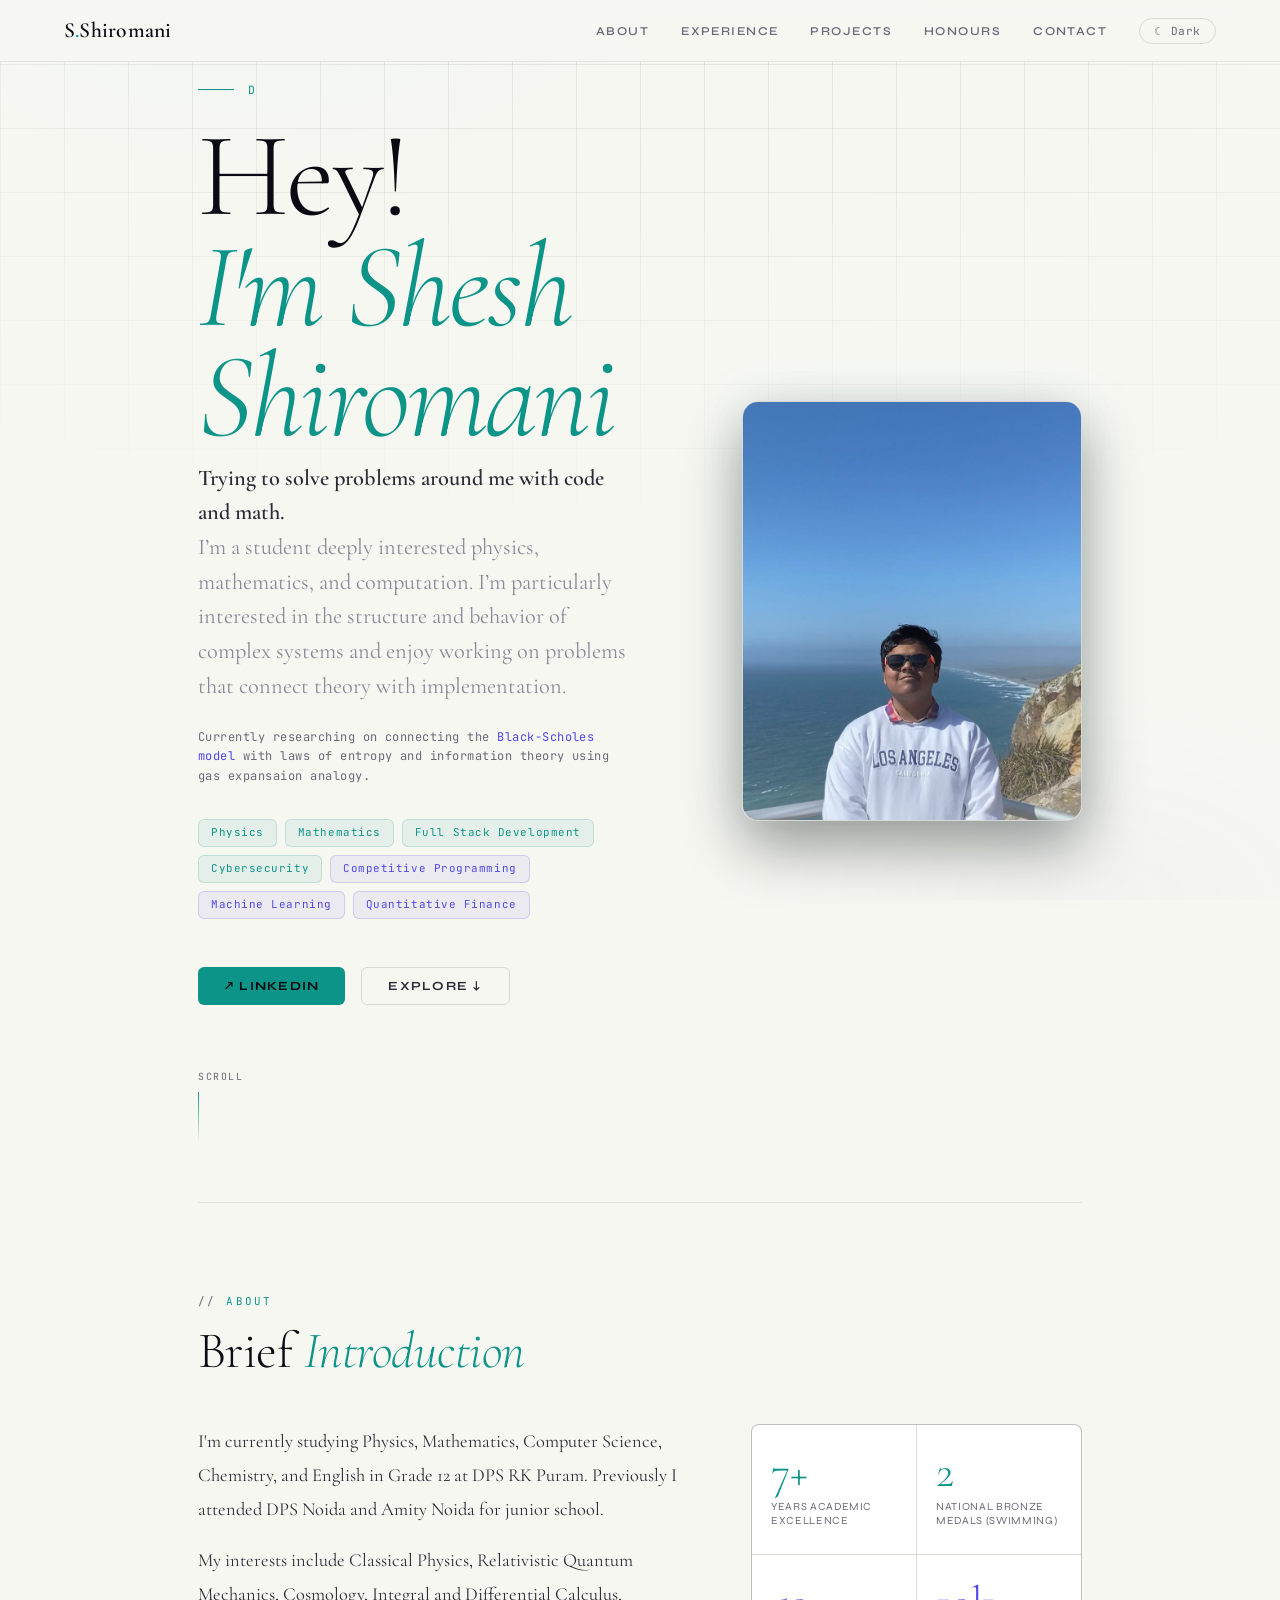
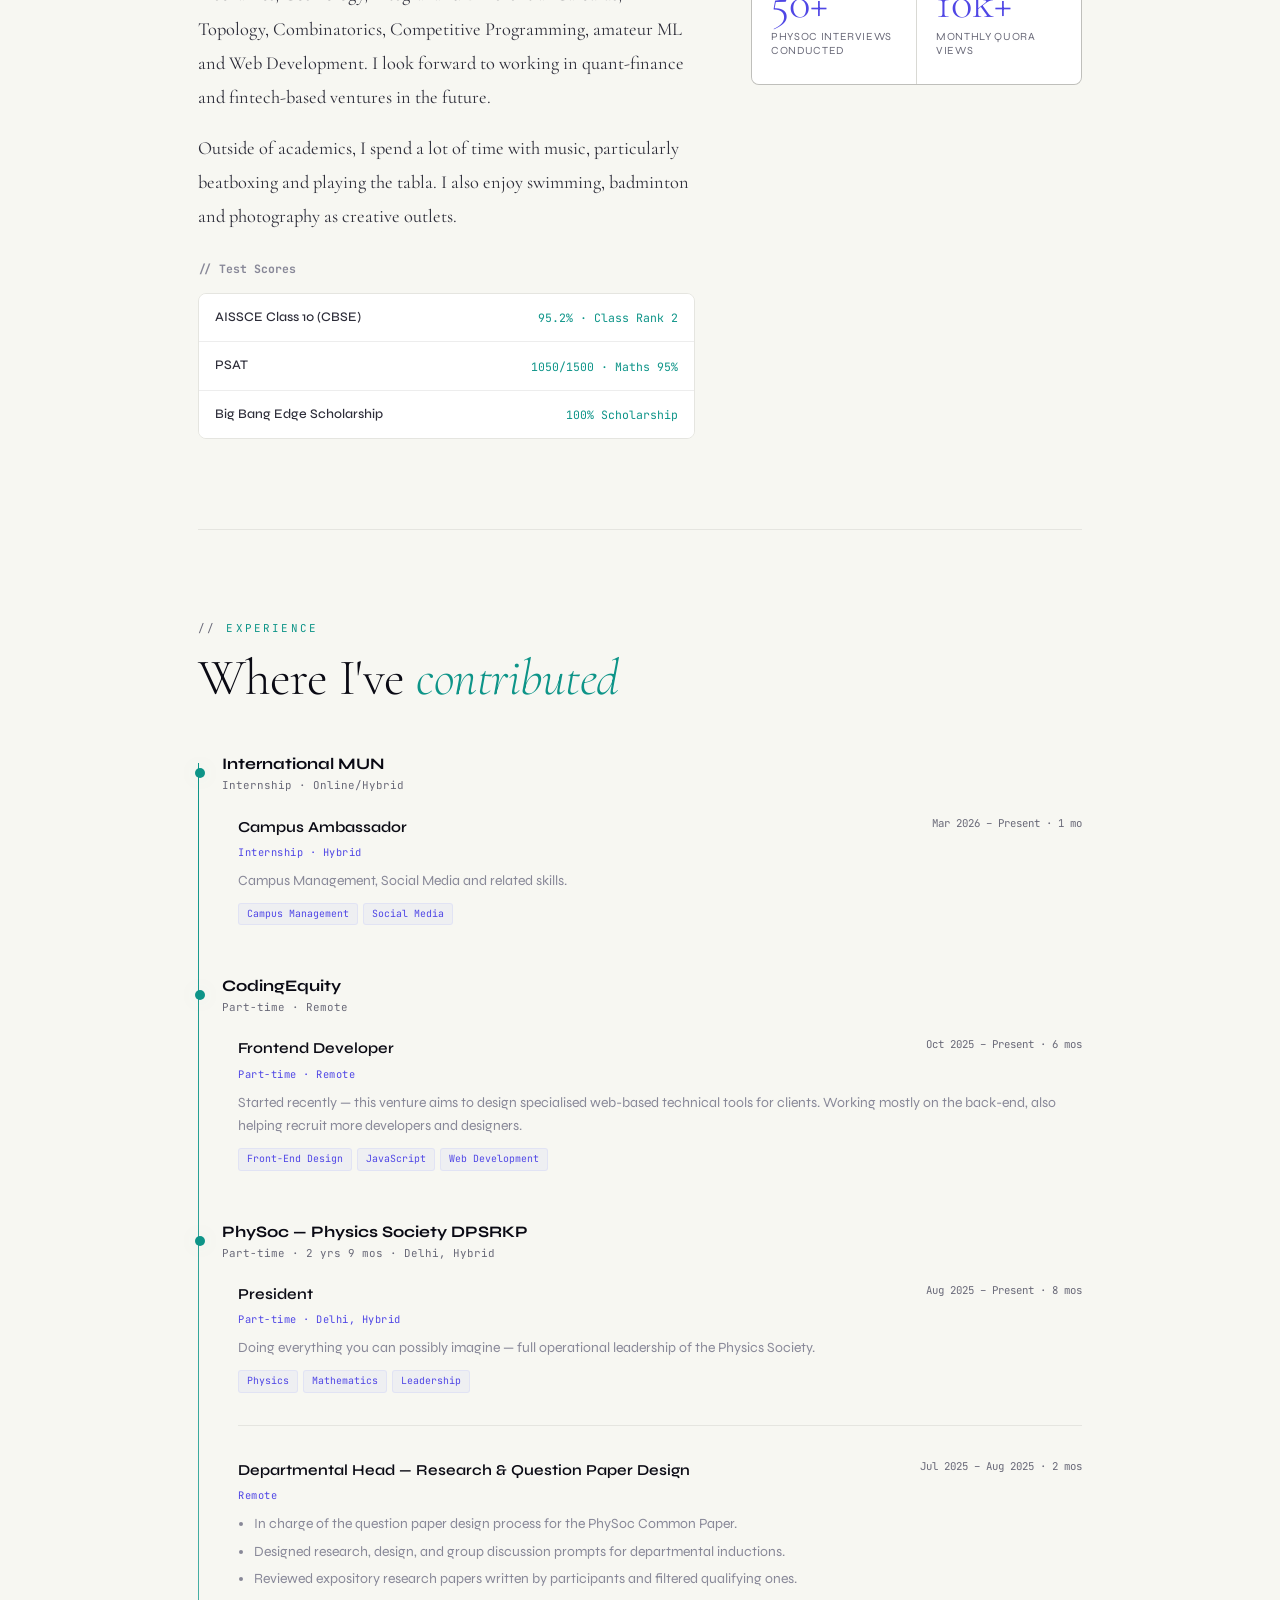
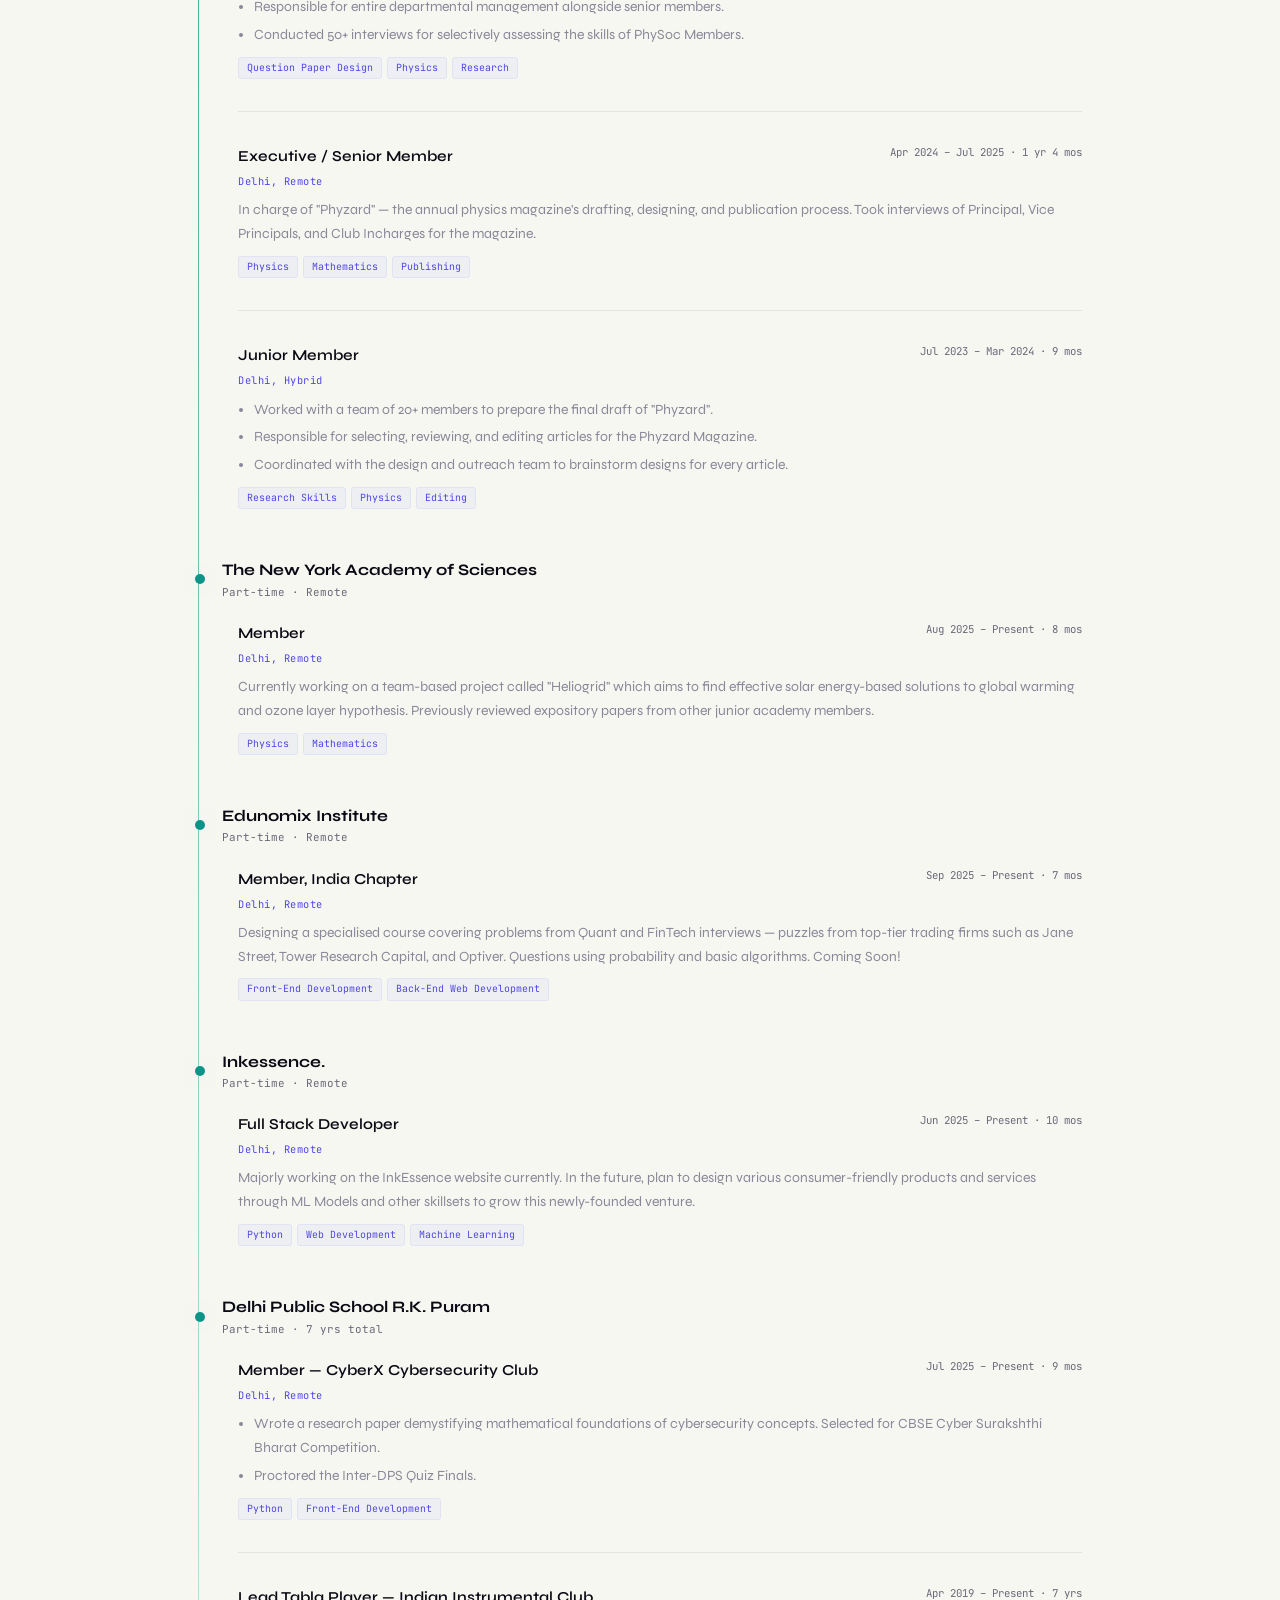
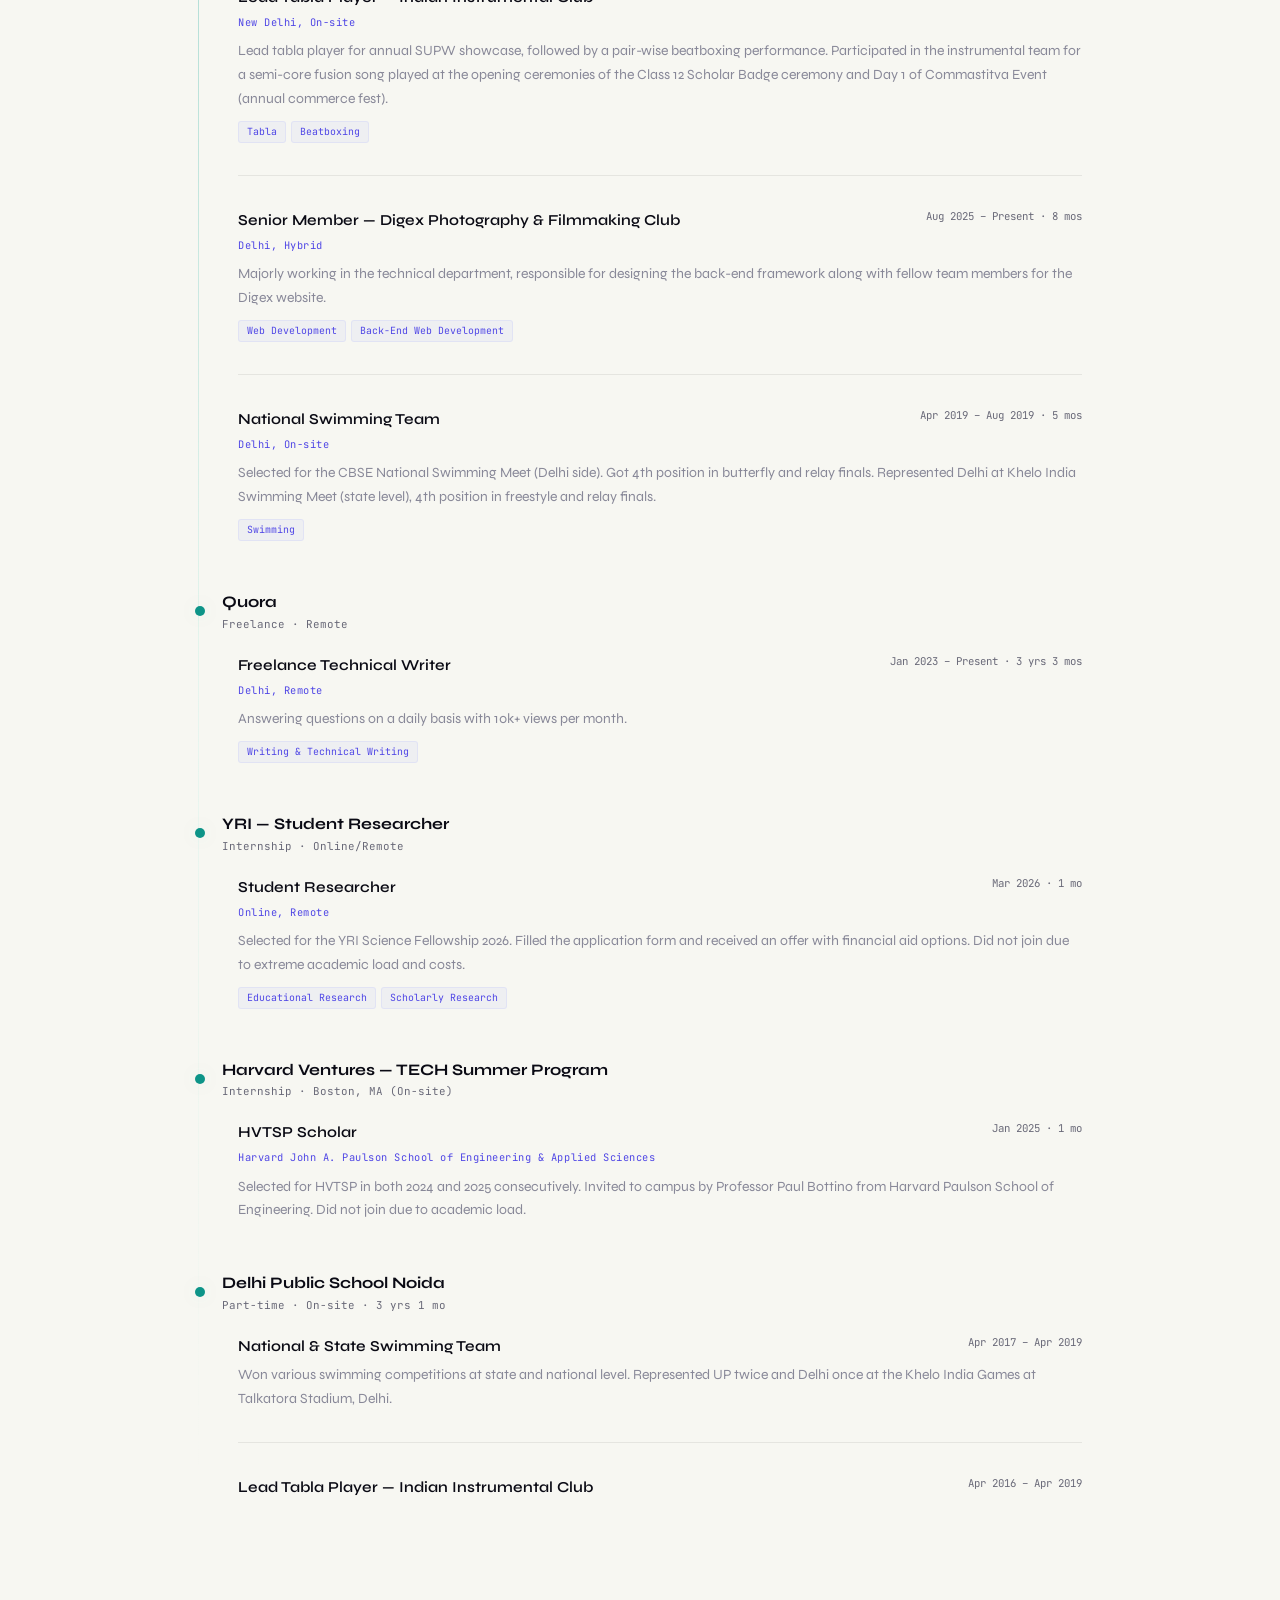
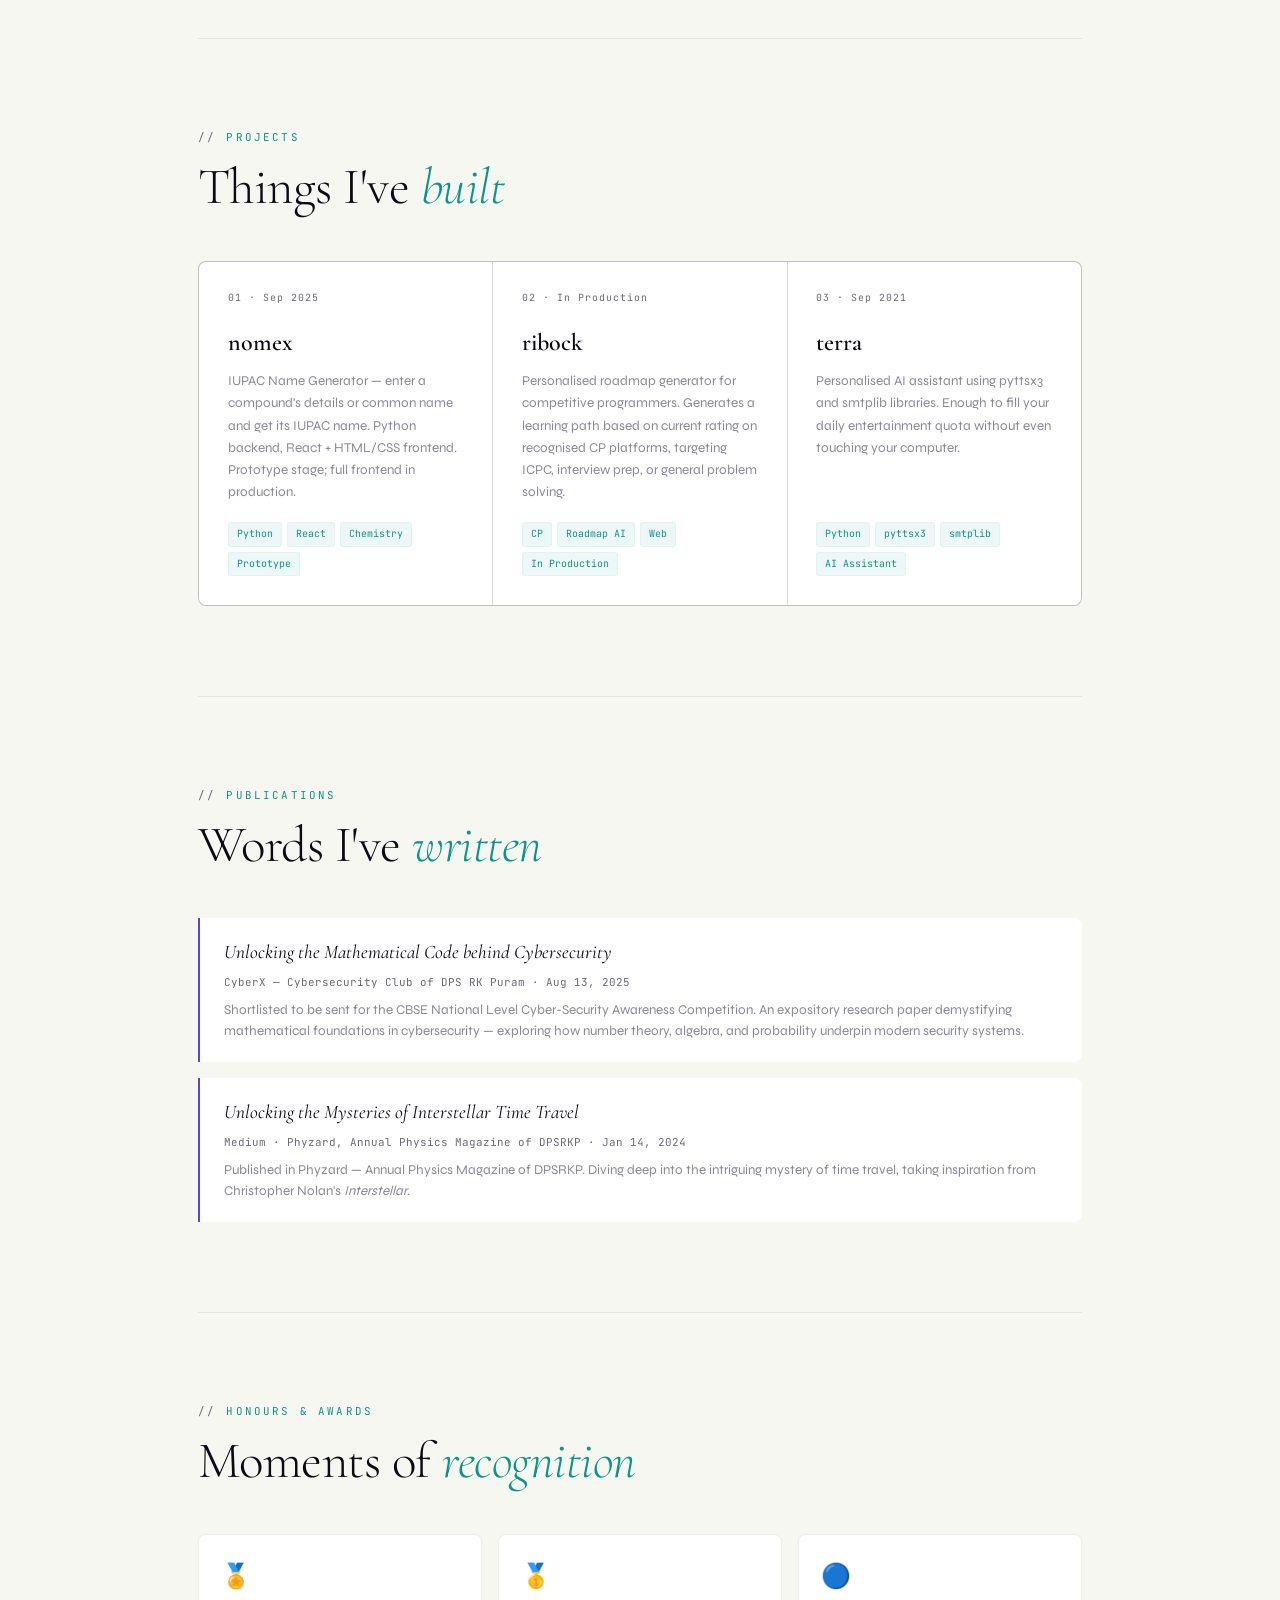
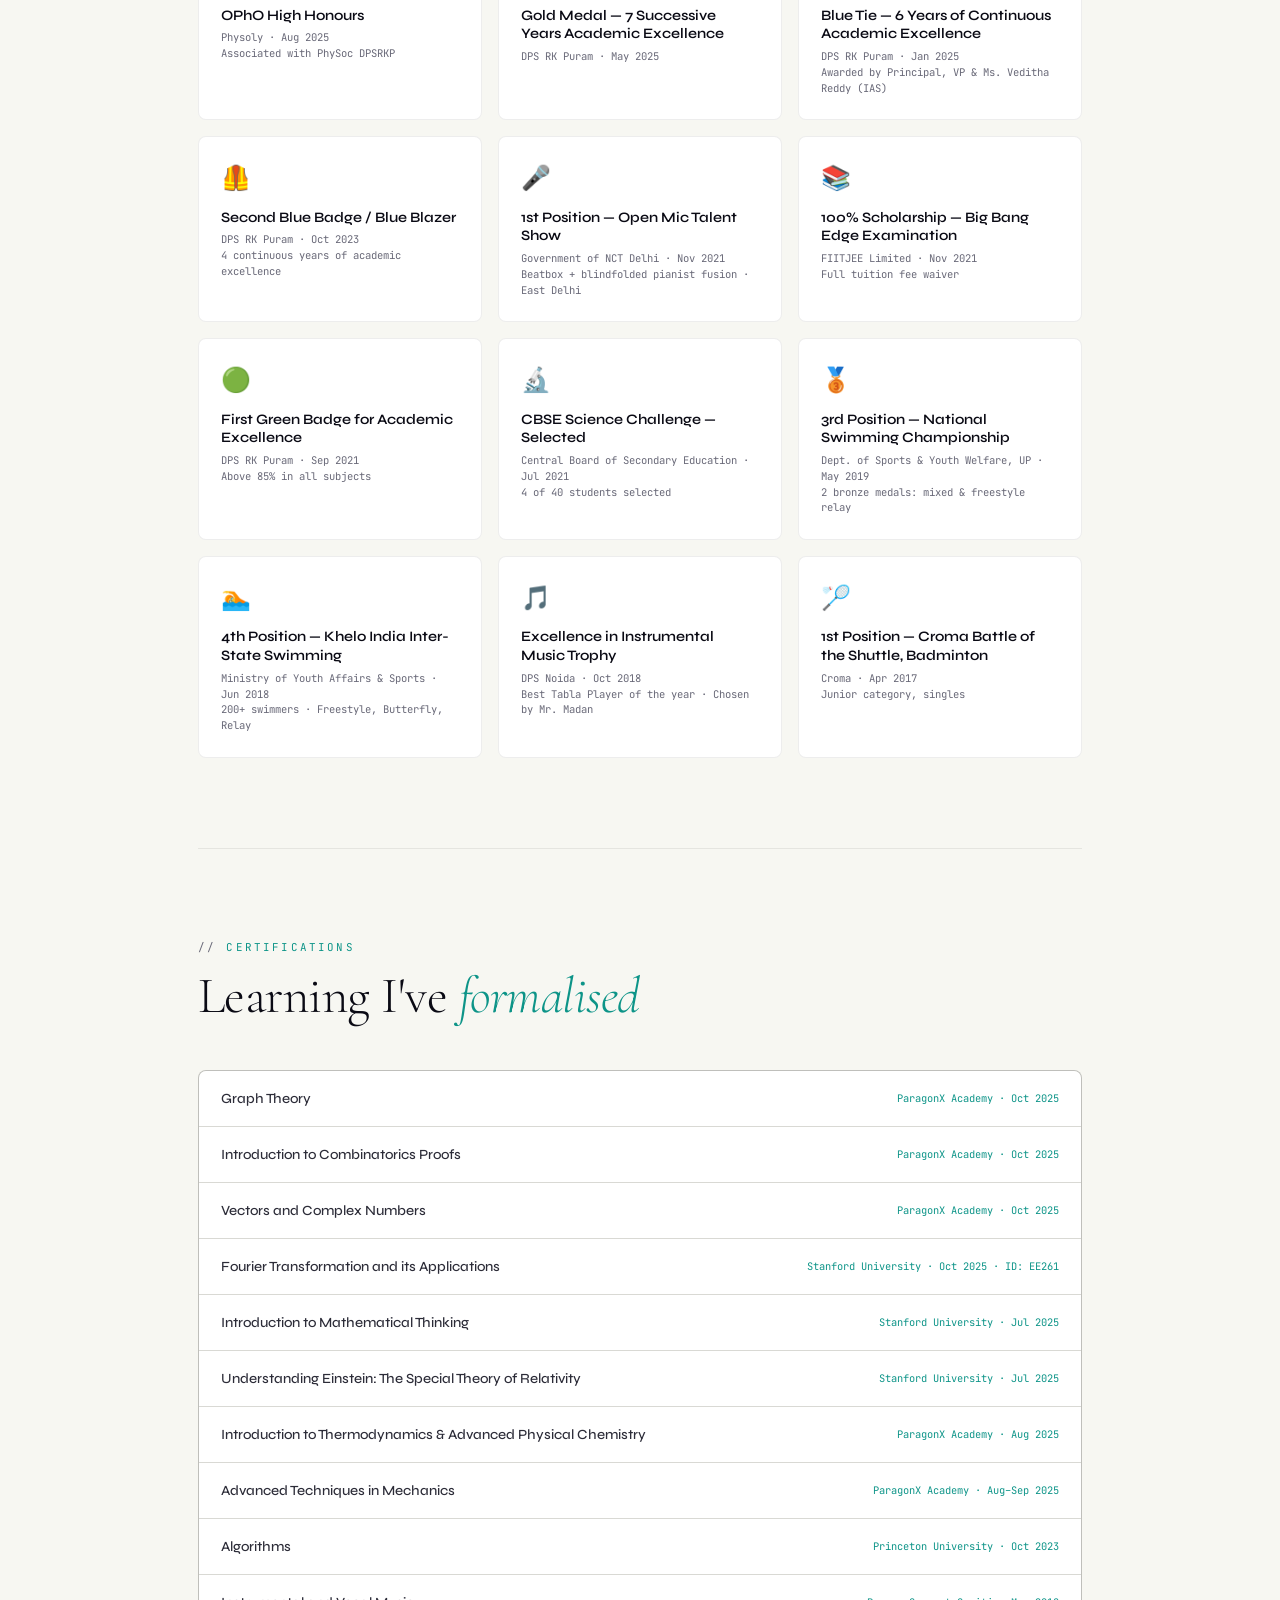
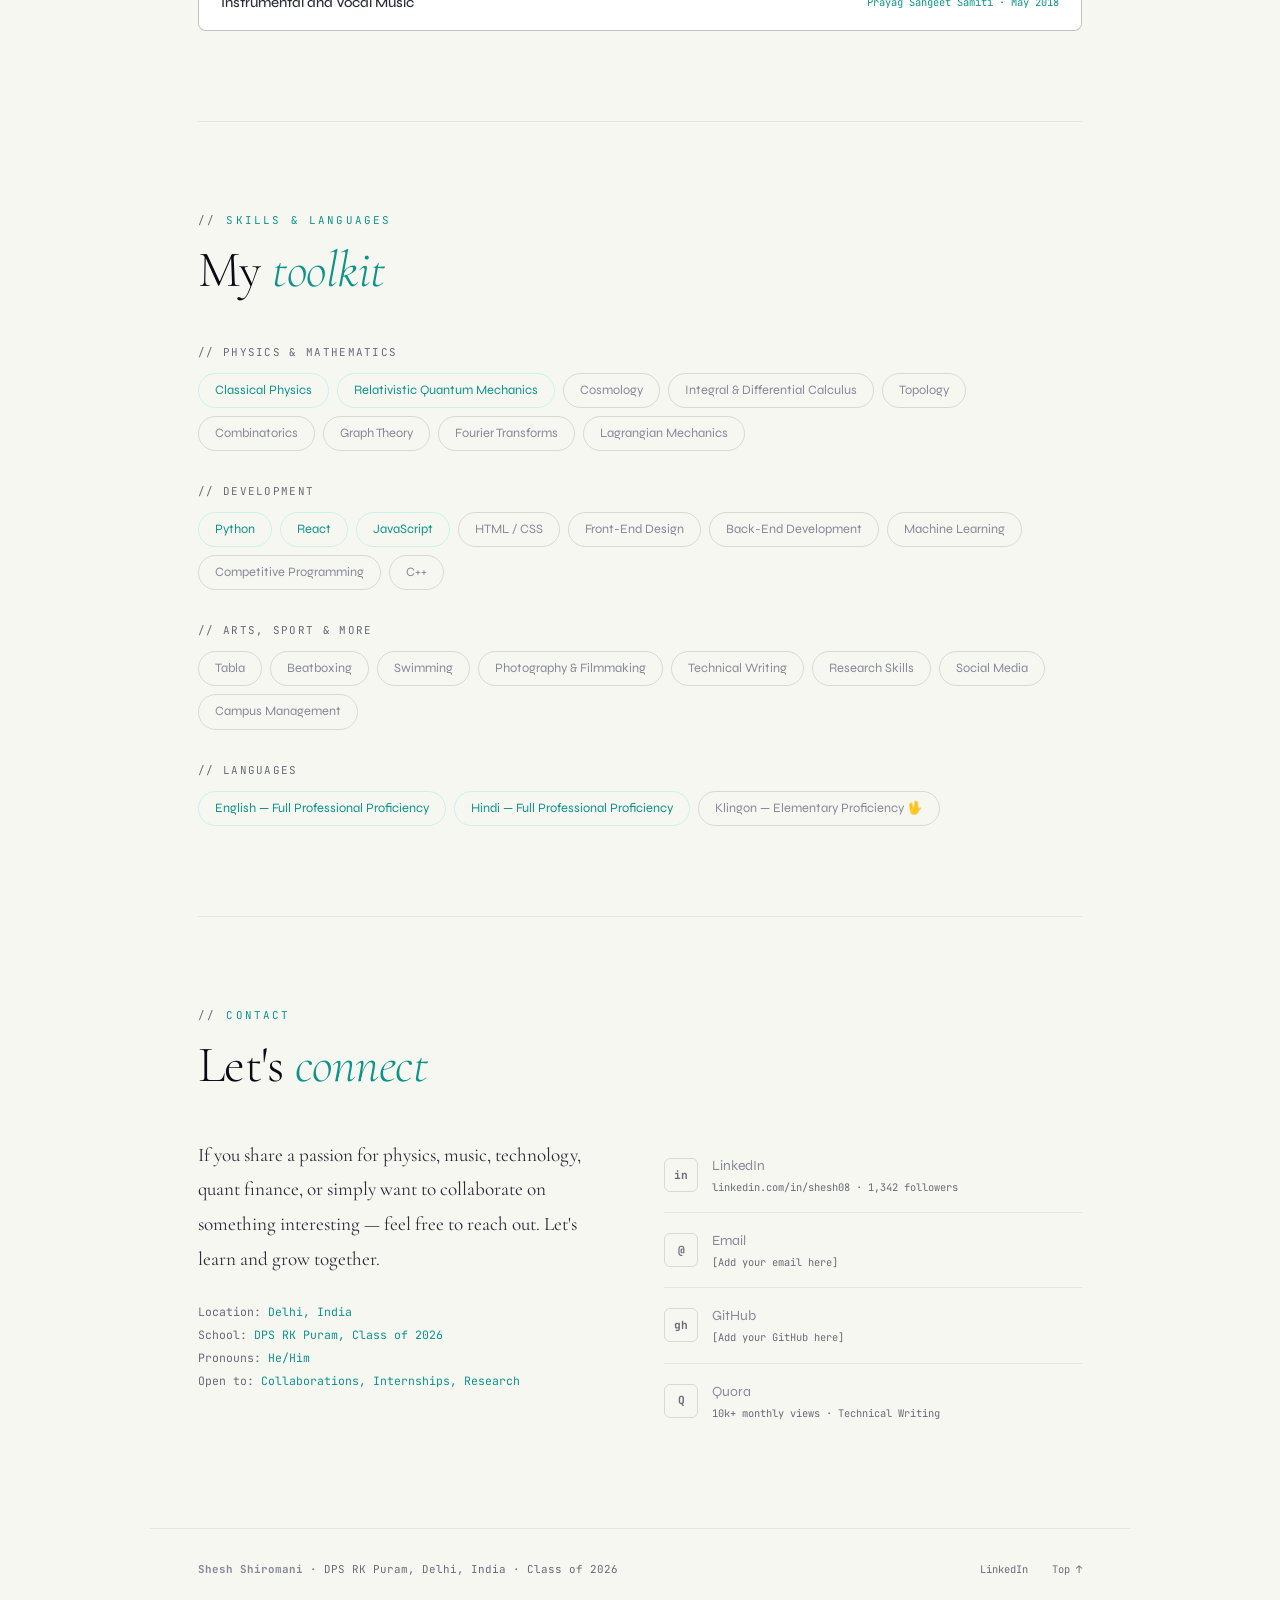
<file: index.html>
<!DOCTYPE html>
<html lang="en" data-theme="dark">
<head> 
  <meta charset="UTF-8" />
  <meta name="viewport" content="width=device-width, initial-scale=1.0" />
  <meta name="description" content="Shesh Shiromani — STEM Enthusiast, Full Stack Developer, Tabla Player & National Swimmer. President @ PhySoc DPS RK Puram." />
  <title>Shesh Shiromani</title>

  <!-- Fonts -->
  <link rel="preconnect" href="https://fonts.googleapis.com">
  <link rel="preconnect" href="https://fonts.gstatic.com" crossorigin>
  <link href="https://fonts.googleapis.com/css2?family=Cormorant+Garamond:ital,wght@0,300;0,400;0,600;1,300;1,400;1,600&family=Syne:wght@400;500;600;700;800&family=JetBrains+Mono:wght@300;400;500&display=swap" rel="stylesheet">

  <!-- Stylesheet -->
  <link rel="stylesheet" href="style.css" />
</head>
<body>

<!-- INTRO OVERLAY -->
<div id="intro">
  <canvas id="introCanvas"></canvas>
  <div id="introSkip">[ click or press any key to skip ]</div>
</div>

<!-- ATMOSPHERIC BACKGROUND -->
<div class="bg-atmosphere" aria-hidden="true"></div>

<!-- ════════════════════════════════════════
     NAVIGATION
════════════════════════════════════════ -->
<nav>
  <a href="#home" class="nav-logo">S<span>.</span>Shiromani</a>

  <ul class="nav-links">
    <li><a href="#about">About</a></li>
    <li><a href="#experience">Experience</a></li>
    <li><a href="#projects">Projects</a></li>
    <li><a href="#honours">Honours</a></li>
    <li><a href="#contact">Contact</a></li>
  </ul>

  <div class="nav-controls">
    <button class="theme-btn" id="themeBtn" aria-label="Toggle theme">
      <span>☀</span> Light
    </button>
    <button class="hamburger" id="hamburger" aria-label="Toggle menu">
      <span></span><span></span><span></span>
    </button>
  </div>
</nav>

<div class="mobile-nav" id="mobileNav">
  <a href="#about">About</a>
  <a href="#experience">Experience</a>
  <a href="#projects">Projects</a>
  <a href="#publications">Publications</a>
  <a href="#honours">Honours</a>
  <a href="#certifications">Certifications</a>
  <a href="#contact">Contact</a>
</div>

<!-- ════════════════════════════════════════
     MAIN
════════════════════════════════════════ -->
<main>

  <!-- ── HERO ── -->
  <section class="section hero" id="home">
    <div class="hero-layout">
      <div class="hero-left">
        <p class="hero-eyebrow"><span id="typedText">Delhi, India · Class of 2026</span></p>
        <h1 class="hero-name">Hey!<br><em>I'm Shesh Shiromani</em></h1>
        <p class="hero-tagline"><strong>Trying to solve problems around me with code and math.</strong><br>I’m a student deeply interested physics, mathematics, and computation. I’m particularly interested in the structure and behavior of complex systems and enjoy working on problems that connect theory with implementation.</p>
        <p class="hero-sub">Currently researching on connecting the <span>Black-Scholes model</span> with laws of entropy and information theory using gas expansaion analogy.</p>
        <div class="hero-tags">
          <span class="tag">Physics</span>
          <span class="tag">Mathematics</span>
          <span class="tag">Full Stack Development</span>
          <span class="tag">Cybersecurity</span>
          <span class="tag ind">Competitive Programming</span>
          <span class="tag ind">Machine Learning</span>
          <span class="tag ind">Quantitative Finance</span>
        </div>
        <div class="hero-ctas">
          <a href="https://www.linkedin.com/in/shesh08/" target="_blank" rel="noopener" class="btn btn-primary">↗ LinkedIn</a>
          <a href="#experience" class="btn btn-outline">Explore ↓</a>
        </div>
        <div class="hero-scroll">Scroll</div>
      </div>
      <div class="hero-right">
        <div class="hero-photo-wrap">
          <img src="photo.jpeg" alt="Shesh Shiromani" class="hero-photo" />
        </div>
      </div>
    </div>
  </section>

  <!-- ── ABOUT ── -->
  <section class="section" id="about">
    <p class="section-label reveal">About</p>
    <h2 class="section-title reveal">Brief <em>Introduction</em></h2>
    <div class="about-grid">
      <div class="about-text reveal">
        <p>I'm currently studying Physics, Mathematics, Computer Science, Chemistry, and English in Grade 12 at DPS RK Puram. Previously I attended DPS Noida and Amity Noida for junior school.</p>
        <p>My interests include Classical Physics, Relativistic Quantum Mechanics, Cosmology, Integral and Differential Calculus, Topology, Combinatorics, Competitive Programming, amateur ML and Web Development. I look forward to working in quant-finance and fintech-based ventures in the future.</p>
        <p>Outside of academics, I spend a lot of time with music, particularly beatboxing and playing the tabla. I also enjoy swimming, badminton and photography as creative outlets.</p>

        <div class="about-interests">
          <strong>// Test Scores</strong>
        </div>
        <div class="test-scores" style="margin-top:0.8rem;">
          <div class="test-score-row">
            <span class="test-name">AISSCE Class 10 (CBSE)</span>
            <span class="test-score">95.2% · Class Rank 2</span>
          </div>
          <div class="test-score-row">
            <span class="test-name">PSAT</span>
            <span class="test-score">1050/1500 · Maths 95%</span>
          </div>
          <div class="test-score-row">
            <span class="test-name">Big Bang Edge Scholarship</span>
            <span class="test-score">100% Scholarship</span>
          </div>
        </div>
      </div>

      <div class="reveal reveal-delay-2">
        <div class="stat-grid">
          <div class="stat-cell">
            <div class="stat-num">7+</div>
            <div class="stat-label">Years Academic Excellence</div>
          </div>
          <div class="stat-cell">
            <div class="stat-num">2</div>
            <div class="stat-label">National Bronze Medals (Swimming)</div>
          </div>
          <div class="stat-cell">
            <div class="stat-num ind">50+</div>
            <div class="stat-label">PhySoc Interviews Conducted</div>
          </div>
          <div class="stat-cell">
            <div class="stat-num ind">10k+</div>
            <div class="stat-label">Monthly Quora Views</div>
          </div>
        </div>
      </div>
    </div>
  </section>

  <!-- ── EXPERIENCE ── -->
  <section class="section" id="experience">
    <p class="section-label reveal">Experience</p>
    <h2 class="section-title reveal">Where I've <em>contributed</em></h2>

    <div class="timeline">

      <!-- Campus Ambassador -->
      <div class="timeline-group reveal">
        <div class="timeline-org-header">
          <div>
            <div class="timeline-org-name">International MUN</div>
            <div class="timeline-org-meta">Internship · Online/Hybrid</div>
          </div>
        </div>
        <div class="timeline-roles">
          <div class="timeline-item">
            <div class="timeline-meta-row">
              <span class="timeline-role">Campus Ambassador</span>
              <span class="timeline-date">Mar 2026 – Present · 1 mo</span>
            </div>
            <div class="timeline-type">Internship · Hybrid</div>
            <div class="timeline-desc">Campus Management, Social Media and related skills.</div>
            <div class="timeline-skills">
              <span class="skill-pill">Campus Management</span>
              <span class="skill-pill">Social Media</span>
            </div>
          </div>
        </div>
      </div>

      <!-- CodingEquity -->
      <div class="timeline-group reveal">
        <div class="timeline-org-header">
          <div>
            <div class="timeline-org-name">CodingEquity</div>
            <div class="timeline-org-meta">Part-time · Remote</div>
          </div>
        </div>
        <div class="timeline-roles">
          <div class="timeline-item">
            <div class="timeline-meta-row">
              <span class="timeline-role">Frontend Developer</span>
              <span class="timeline-date">Oct 2025 – Present · 6 mos</span>
            </div>
            <div class="timeline-type">Part-time · Remote</div>
            <div class="timeline-desc">Started recently — this venture aims to design specialised web-based technical tools for clients. Working mostly on the back-end, also helping recruit more developers and designers.</div>
            <div class="timeline-skills">
              <span class="skill-pill">Front-End Design</span>
              <span class="skill-pill">JavaScript</span>
              <span class="skill-pill">Web Development</span>
            </div>
          </div>
        </div>
      </div>

      <!-- PhySoc -->
      <div class="timeline-group reveal">
        <div class="timeline-org-header">
          <div>
            <div class="timeline-org-name">PhySoc — Physics Society DPSRKP</div>
            <div class="timeline-org-meta">Part-time · 2 yrs 9 mos · Delhi, Hybrid</div>
          </div>
        </div>
        <div class="timeline-roles">
          <div class="timeline-item">
            <div class="timeline-meta-row">
              <span class="timeline-role">President</span>
              <span class="timeline-date">Aug 2025 – Present · 8 mos</span>
            </div>
            <div class="timeline-type">Part-time · Delhi, Hybrid</div>
            <div class="timeline-desc">Doing everything you can possibly imagine — full operational leadership of the Physics Society.</div>
            <div class="timeline-skills">
              <span class="skill-pill">Physics</span>
              <span class="skill-pill">Mathematics</span>
              <span class="skill-pill">Leadership</span>
            </div>
          </div>
          <div class="timeline-item">
            <div class="timeline-meta-row">
              <span class="timeline-role">Departmental Head — Research &amp; Question Paper Design</span>
              <span class="timeline-date">Jul 2025 – Aug 2025 · 2 mos</span>
            </div>
            <div class="timeline-type">Remote</div>
            <div class="timeline-desc">
              <ul>
                <li>In charge of the question paper design process for the PhySoc Common Paper.</li>
                <li>Designed research, design, and group discussion prompts for departmental inductions.</li>
                <li>Reviewed expository research papers written by participants and filtered qualifying ones.</li>
                <li>Responsible for entire departmental management alongside senior members.</li>
                <li>Conducted 50+ interviews for selectively assessing the skills of PhySoc Members.</li>
              </ul>
            </div>
            <div class="timeline-skills">
              <span class="skill-pill">Question Paper Design</span>
              <span class="skill-pill">Physics</span>
              <span class="skill-pill">Research</span>
            </div>
          </div>
          <div class="timeline-item">
            <div class="timeline-meta-row">
              <span class="timeline-role">Executive / Senior Member</span>
              <span class="timeline-date">Apr 2024 – Jul 2025 · 1 yr 4 mos</span>
            </div>
            <div class="timeline-type">Delhi, Remote</div>
            <div class="timeline-desc">In charge of "Phyzard" — the annual physics magazine's drafting, designing, and publication process. Took interviews of Principal, Vice Principals, and Club Incharges for the magazine.</div>
            <div class="timeline-skills">
              <span class="skill-pill">Physics</span>
              <span class="skill-pill">Mathematics</span>
              <span class="skill-pill">Publishing</span>
            </div>
          </div>
          <div class="timeline-item">
            <div class="timeline-meta-row">
              <span class="timeline-role">Junior Member</span>
              <span class="timeline-date">Jul 2023 – Mar 2024 · 9 mos</span>
            </div>
            <div class="timeline-type">Delhi, Hybrid</div>
            <div class="timeline-desc">
              <ul>
                <li>Worked with a team of 20+ members to prepare the final draft of "Phyzard".</li>
                <li>Responsible for selecting, reviewing, and editing articles for the Phyzard Magazine.</li>
                <li>Coordinated with the design and outreach team to brainstorm designs for every article.</li>
              </ul>
            </div>
            <div class="timeline-skills">
              <span class="skill-pill">Research Skills</span>
              <span class="skill-pill">Physics</span>
              <span class="skill-pill">Editing</span>
            </div>
          </div>
        </div>
      </div>

      <!-- NYAS -->
      <div class="timeline-group reveal">
        <div class="timeline-org-header">
          <div>
            <div class="timeline-org-name">The New York Academy of Sciences</div>
            <div class="timeline-org-meta">Part-time · Remote</div>
          </div>
        </div>
        <div class="timeline-roles">
          <div class="timeline-item">
            <div class="timeline-meta-row">
              <span class="timeline-role">Member</span>
              <span class="timeline-date">Aug 2025 – Present · 8 mos</span>
            </div>
            <div class="timeline-type">Delhi, Remote</div>
            <div class="timeline-desc">Currently working on a team-based project called "Heliogrid" which aims to find effective solar energy-based solutions to global warming and ozone layer hypothesis. Previously reviewed expository papers from other junior academy members.</div>
            <div class="timeline-skills">
              <span class="skill-pill">Physics</span>
              <span class="skill-pill">Mathematics</span>
            </div>
          </div>
        </div>
      </div>

      <!-- Edunomix -->
      <div class="timeline-group reveal">
        <div class="timeline-org-header">
          <div>
            <div class="timeline-org-name">Edunomix Institute</div>
            <div class="timeline-org-meta">Part-time · Remote</div>
          </div>
        </div>
        <div class="timeline-roles">
          <div class="timeline-item">
            <div class="timeline-meta-row">
              <span class="timeline-role">Member, India Chapter</span>
              <span class="timeline-date">Sep 2025 – Present · 7 mos</span>
            </div>
            <div class="timeline-type">Delhi, Remote</div>
            <div class="timeline-desc">Designing a specialised course covering problems from Quant and FinTech interviews — puzzles from top-tier trading firms such as Jane Street, Tower Research Capital, and Optiver. Questions using probability and basic algorithms. Coming Soon!</div>
            <div class="timeline-skills">
              <span class="skill-pill">Front-End Development</span>
              <span class="skill-pill">Back-End Web Development</span>
            </div>
          </div>
        </div>
      </div>

      <!-- InkEssence -->
      <div class="timeline-group reveal">
        <div class="timeline-org-header">
          <div>
            <div class="timeline-org-name">Inkessence.</div>
            <div class="timeline-org-meta">Part-time · Remote</div>
          </div>
        </div>
        <div class="timeline-roles">
          <div class="timeline-item">
            <div class="timeline-meta-row">
              <span class="timeline-role">Full Stack Developer</span>
              <span class="timeline-date">Jun 2025 – Present · 10 mos</span>
            </div>
            <div class="timeline-type">Delhi, Remote</div>
            <div class="timeline-desc">Majorly working on the InkEssence website currently. In the future, plan to design various consumer-friendly products and services through ML Models and other skillsets to grow this newly-founded venture.</div>
            <div class="timeline-skills">
              <span class="skill-pill">Python</span>
              <span class="skill-pill">Web Development</span>
              <span class="skill-pill">Machine Learning</span>
            </div>
          </div>
        </div>
      </div>

      <!-- DPS RK Puram clubs -->
      <div class="timeline-group reveal">
        <div class="timeline-org-header">
          <div>
            <div class="timeline-org-name">Delhi Public School R.K. Puram</div>
            <div class="timeline-org-meta">Part-time · 7 yrs total</div>
          </div>
        </div>
        <div class="timeline-roles">
          <div class="timeline-item">
            <div class="timeline-meta-row">
              <span class="timeline-role">Member — CyberX Cybersecurity Club</span>
              <span class="timeline-date">Jul 2025 – Present · 9 mos</span>
            </div>
            <div class="timeline-type">Delhi, Remote</div>
            <div class="timeline-desc">
              <ul>
                <li>Wrote a research paper demystifying mathematical foundations of cybersecurity concepts. Selected for CBSE Cyber Surakshthi Bharat Competition.</li>
                <li>Proctored the Inter-DPS Quiz Finals.</li>
              </ul>
            </div>
            <div class="timeline-skills">
              <span class="skill-pill">Python</span>
              <span class="skill-pill">Front-End Development</span>
            </div>
          </div>
          <div class="timeline-item">
            <div class="timeline-meta-row">
              <span class="timeline-role">Lead Tabla Player — Indian Instrumental Club</span>
              <span class="timeline-date">Apr 2019 – Present · 7 yrs</span>
            </div>
            <div class="timeline-type">New Delhi, On-site</div>
            <div class="timeline-desc">Lead tabla player for annual SUPW showcase, followed by a pair-wise beatboxing performance. Participated in the instrumental team for a semi-core fusion song played at the opening ceremonies of the Class 12 Scholar Badge ceremony and Day 1 of Commastitva Event (annual commerce fest).</div>
            <div class="timeline-skills">
              <span class="skill-pill">Tabla</span>
              <span class="skill-pill">Beatboxing</span>
            </div>
          </div>
          <div class="timeline-item">
            <div class="timeline-meta-row">
              <span class="timeline-role">Senior Member — Digex Photography &amp; Filmmaking Club</span>
              <span class="timeline-date">Aug 2025 – Present · 8 mos</span>
            </div>
            <div class="timeline-type">Delhi, Hybrid</div>
            <div class="timeline-desc">Majorly working in the technical department, responsible for designing the back-end framework along with fellow team members for the Digex website.</div>
            <div class="timeline-skills">
              <span class="skill-pill">Web Development</span>
              <span class="skill-pill">Back-End Web Development</span>
            </div>
          </div>
          <div class="timeline-item">
            <div class="timeline-meta-row">
              <span class="timeline-role">National Swimming Team</span>
              <span class="timeline-date">Apr 2019 – Aug 2019 · 5 mos</span>
            </div>
            <div class="timeline-type">Delhi, On-site</div>
            <div class="timeline-desc">Selected for the CBSE National Swimming Meet (Delhi side). Got 4th position in butterfly and relay finals. Represented Delhi at Khelo India Swimming Meet (state level), 4th position in freestyle and relay finals.</div>
            <div class="timeline-skills">
              <span class="skill-pill">Swimming</span>
            </div>
          </div>
        </div>
      </div>

      <!-- Quora -->
      <div class="timeline-group reveal">
        <div class="timeline-org-header">
          <div>
            <div class="timeline-org-name">Quora</div>
            <div class="timeline-org-meta">Freelance · Remote</div>
          </div>
        </div>
        <div class="timeline-roles">
          <div class="timeline-item">
            <div class="timeline-meta-row">
              <span class="timeline-role">Freelance Technical Writer</span>
              <span class="timeline-date">Jan 2023 – Present · 3 yrs 3 mos</span>
            </div>
            <div class="timeline-type">Delhi, Remote</div>
            <div class="timeline-desc">Answering questions on a daily basis with 10k+ views per month.</div>
            <div class="timeline-skills">
              <span class="skill-pill">Writing &amp; Technical Writing</span>
            </div>
          </div>
        </div>
      </div>

      <!-- YRI -->
      <div class="timeline-group reveal">
        <div class="timeline-org-header">
          <div>
            <div class="timeline-org-name">YRI — Student Researcher</div>
            <div class="timeline-org-meta">Internship · Online/Remote</div>
          </div>
        </div>
        <div class="timeline-roles">
          <div class="timeline-item">
            <div class="timeline-meta-row">
              <span class="timeline-role">Student Researcher</span>
              <span class="timeline-date">Mar 2026 · 1 mo</span>
            </div>
            <div class="timeline-type">Online, Remote</div>
            <div class="timeline-desc">Selected for the YRI Science Fellowship 2026. Filled the application form and received an offer with financial aid options. Did not join due to extreme academic load and costs.</div>
            <div class="timeline-skills">
              <span class="skill-pill">Educational Research</span>
              <span class="skill-pill">Scholarly Research</span>
            </div>
          </div>
        </div>
      </div>

      <!-- Harvard -->
      <div class="timeline-group reveal">
        <div class="timeline-org-header">
          <div>
            <div class="timeline-org-name">Harvard Ventures — TECH Summer Program</div>
            <div class="timeline-org-meta">Internship · Boston, MA (On-site)</div>
          </div>
        </div>
        <div class="timeline-roles">
          <div class="timeline-item">
            <div class="timeline-meta-row">
              <span class="timeline-role">HVTSP Scholar</span>
              <span class="timeline-date">Jan 2025 · 1 mo</span>
            </div>
            <div class="timeline-type">Harvard John A. Paulson School of Engineering &amp; Applied Sciences</div>
            <div class="timeline-desc">Selected for HVTSP in both 2024 and 2025 consecutively. Invited to campus by Professor Paul Bottino from Harvard Paulson School of Engineering. Did not join due to academic load.</div>
          </div>
        </div>
      </div>

      <!-- DPS Noida -->
      <div class="timeline-group reveal">
        <div class="timeline-org-header">
          <div>
            <div class="timeline-org-name">Delhi Public School Noida</div>
            <div class="timeline-org-meta">Part-time · On-site · 3 yrs 1 mo</div>
          </div>
        </div>
        <div class="timeline-roles">
          <div class="timeline-item">
            <div class="timeline-meta-row">
              <span class="timeline-role">National &amp; State Swimming Team</span>
              <span class="timeline-date">Apr 2017 – Apr 2019</span>
            </div>
            <div class="timeline-desc">Won various swimming competitions at state and national level. Represented UP twice and Delhi once at the Khelo India Games at Talkatora Stadium, Delhi.</div>
          </div>
          <div class="timeline-item">
            <div class="timeline-meta-row">
              <span class="timeline-role">Lead Tabla Player — Indian Instrumental Club</span>
              <span class="timeline-date">Apr 2016 – Apr 2019</span>
            </div>
          </div>
        </div>
      </div>

    </div>
  </section>

  <!-- ── PROJECTS ── -->
  <section class="section" id="projects">
    <p class="section-label reveal">Projects</p>
    <h2 class="section-title reveal">Things I've <em>built</em></h2>
    <div class="projects-grid">

      <div class="project-card reveal">
        <div class="project-num">01 · Sep 2025</div>
        <div class="project-name">nomex</div>
        <div class="project-desc">IUPAC Name Generator — enter a compound's details or common name and get its IUPAC name. Python backend, React + HTML/CSS frontend. Prototype stage; full frontend in production.</div>
        <div class="project-tags">
          <span class="project-tag">Python</span>
          <span class="project-tag">React</span>
          <span class="project-tag">Chemistry</span>
          <span class="project-tag">Prototype</span>
        </div>
      </div>

      <div class="project-card reveal reveal-delay-1">
        <div class="project-num">02 · In Production</div>
        <div class="project-name">ribock</div>
        <div class="project-desc">Personalised roadmap generator for competitive programmers. Generates a learning path based on current rating on recognised CP platforms, targeting ICPC, interview prep, or general problem solving.</div>
        <div class="project-tags">
          <span class="project-tag">CP</span>
          <span class="project-tag">Roadmap AI</span>
          <span class="project-tag">Web</span>
          <span class="project-tag">In Production</span>
        </div>
      </div>

      <div class="project-card reveal reveal-delay-2">
        <div class="project-num">03 · Sep 2021</div>
        <div class="project-name">terra</div>
        <div class="project-desc">Personalised AI assistant using pyttsx3 and smtplib libraries. Enough to fill your daily entertainment quota without even touching your computer.</div>
        <div class="project-tags">
          <span class="project-tag">Python</span>
          <span class="project-tag">pyttsx3</span>
          <span class="project-tag">smtplib</span>
          <span class="project-tag">AI Assistant</span>
        </div>
      </div>

    </div>
  </section>

  <!-- ── PUBLICATIONS ── -->
  <section class="section" id="publications">
    <p class="section-label reveal">Publications</p>
    <h2 class="section-title reveal">Words I've <em>written</em></h2>
    <div class="pub-list">
      <div class="pub-card reveal">
        <div class="pub-title">Unlocking the Mathematical Code behind Cybersecurity</div>
        <div class="pub-venue">CyberX — Cybersecurity Club of DPS RK Puram · Aug 13, 2025</div>
        <div class="pub-desc">Shortlisted to be sent for the CBSE National Level Cyber-Security Awareness Competition. An expository research paper demystifying mathematical foundations in cybersecurity — exploring how number theory, algebra, and probability underpin modern security systems.</div>
      </div>
      <div class="pub-card reveal">
        <div class="pub-title">Unlocking the Mysteries of Interstellar Time Travel</div>
        <div class="pub-venue">Medium · Phyzard, Annual Physics Magazine of DPSRKP · Jan 14, 2024</div>
        <div class="pub-desc">Published in Phyzard — Annual Physics Magazine of DPSRKP. Diving deep into the intriguing mystery of time travel, taking inspiration from Christopher Nolan's <em>Interstellar</em>.</div>
      </div>
    </div>
  </section>

  <!-- ── HONOURS ── -->
  <section class="section" id="honours">
    <p class="section-label reveal">Honours &amp; Awards</p>
    <h2 class="section-title reveal">Moments of <em>recognition</em></h2>
    <div class="honours-grid">

      <div class="honour-card reveal">
        <span class="honour-icon">🏅</span>
        <div class="honour-name">OPhO High Honours</div>
        <div class="honour-issuer">Physoly · Aug 2025<br>Associated with PhySoc DPSRKP</div>
      </div>

      <div class="honour-card reveal">
        <span class="honour-icon">🥇</span>
        <div class="honour-name">Gold Medal — 7 Successive Years Academic Excellence</div>
        <div class="honour-issuer">DPS RK Puram · May 2025</div>
      </div>

      <div class="honour-card reveal">
        <span class="honour-icon">🔵</span>
        <div class="honour-name">Blue Tie — 6 Years of Continuous Academic Excellence</div>
        <div class="honour-issuer">DPS RK Puram · Jan 2025<br>Awarded by Principal, VP &amp; Ms. Veditha Reddy (IAS)</div>
      </div>

      <div class="honour-card reveal">
        <span class="honour-icon">🦺</span>
        <div class="honour-name">Second Blue Badge / Blue Blazer</div>
        <div class="honour-issuer">DPS RK Puram · Oct 2023<br>4 continuous years of academic excellence</div>
      </div>

      <div class="honour-card reveal">
        <span class="honour-icon">🎤</span>
        <div class="honour-name">1st Position — Open Mic Talent Show</div>
        <div class="honour-issuer">Government of NCT Delhi · Nov 2021<br>Beatbox + blindfolded pianist fusion · East Delhi</div>
      </div>

      <div class="honour-card reveal">
        <span class="honour-icon">📚</span>
        <div class="honour-name">100% Scholarship — Big Bang Edge Examination</div>
        <div class="honour-issuer">FIITJEE Limited · Nov 2021<br>Full tuition fee waiver</div>
      </div>

      <div class="honour-card reveal">
        <span class="honour-icon">🟢</span>
        <div class="honour-name">First Green Badge for Academic Excellence</div>
        <div class="honour-issuer">DPS RK Puram · Sep 2021<br>Above 85% in all subjects</div>
      </div>

      <div class="honour-card reveal">
        <span class="honour-icon">🔬</span>
        <div class="honour-name">CBSE Science Challenge — Selected</div>
        <div class="honour-issuer">Central Board of Secondary Education · Jul 2021<br>4 of 40 students selected</div>
      </div>

      <div class="honour-card reveal">
        <span class="honour-icon">🥉</span>
        <div class="honour-name">3rd Position — National Swimming Championship</div>
        <div class="honour-issuer">Dept. of Sports &amp; Youth Welfare, UP · May 2019<br>2 bronze medals: mixed &amp; freestyle relay</div>
      </div>

      <div class="honour-card reveal">
        <span class="honour-icon">🏊</span>
        <div class="honour-name">4th Position — Khelo India Inter-State Swimming</div>
        <div class="honour-issuer">Ministry of Youth Affairs &amp; Sports · Jun 2018<br>200+ swimmers · Freestyle, Butterfly, Relay</div>
      </div>

      <div class="honour-card reveal">
        <span class="honour-icon">🎵</span>
        <div class="honour-name">Excellence in Instrumental Music Trophy</div>
        <div class="honour-issuer">DPS Noida · Oct 2018<br>Best Tabla Player of the year · Chosen by Mr. Madan</div>
      </div>

      <div class="honour-card reveal">
        <span class="honour-icon">🏸</span>
        <div class="honour-name">1st Position — Croma Battle of the Shuttle, Badminton</div>
        <div class="honour-issuer">Croma · Apr 2017<br>Junior category, singles</div>
      </div>

    </div>
  </section>

  <!-- ── CERTIFICATIONS ── -->
  <section class="section" id="certifications">
    <p class="section-label reveal">Certifications</p>
    <h2 class="section-title reveal">Learning I've <em>formalised</em></h2>
    <div class="certs-table reveal">
      <div class="cert-row">
        <span class="cert-name">Graph Theory</span>
        <span class="cert-issuer">ParagonX Academy · Oct 2025</span>
      </div>
      <div class="cert-row">
        <span class="cert-name">Introduction to Combinatorics Proofs</span>
        <span class="cert-issuer">ParagonX Academy · Oct 2025</span>
      </div>
      <div class="cert-row">
        <span class="cert-name">Vectors and Complex Numbers</span>
        <span class="cert-issuer">ParagonX Academy · Oct 2025</span>
      </div>
      <div class="cert-row">
        <span class="cert-name">Fourier Transformation and its Applications</span>
        <span class="cert-issuer">Stanford University · Oct 2025 · ID: EE261</span>
      </div>
      <div class="cert-row">
        <span class="cert-name">Introduction to Mathematical Thinking</span>
        <span class="cert-issuer">Stanford University · Jul 2025</span>
      </div>
      <div class="cert-row">
        <span class="cert-name">Understanding Einstein: The Special Theory of Relativity</span>
        <span class="cert-issuer">Stanford University · Jul 2025</span>
      </div>
      <div class="cert-row">
        <span class="cert-name">Introduction to Thermodynamics &amp; Advanced Physical Chemistry</span>
        <span class="cert-issuer">ParagonX Academy · Aug 2025</span>
      </div>
      <div class="cert-row">
        <span class="cert-name">Advanced Techniques in Mechanics</span>
        <span class="cert-issuer">ParagonX Academy · Aug–Sep 2025</span>
      </div>
      <div class="cert-row">
        <span class="cert-name">Algorithms</span>
        <span class="cert-issuer">Princeton University · Oct 2023</span>
      </div>
      <div class="cert-row">
        <span class="cert-name">Instrumental and Vocal Music</span>
        <span class="cert-issuer">Prayag Sangeet Samiti · May 2018</span>
      </div>
    </div>
  </section>

  <!-- ── SKILLS ── -->
  <section class="section" id="skills">
    <p class="section-label reveal">Skills &amp; Languages</p>
    <h2 class="section-title reveal">My <em>toolkit</em></h2>
    <div class="skills-section">
      <div class="reveal">
        <div class="skill-group-label">// Physics &amp; Mathematics</div>
        <div class="chips">
          <span class="chip highlight">Classical Physics</span>
          <span class="chip highlight">Relativistic Quantum Mechanics</span>
          <span class="chip">Cosmology</span>
          <span class="chip">Integral &amp; Differential Calculus</span>
          <span class="chip">Topology</span>
          <span class="chip">Combinatorics</span>
          <span class="chip">Graph Theory</span>
          <span class="chip">Fourier Transforms</span>
          <span class="chip">Lagrangian Mechanics</span>
        </div>
      </div>
      <div class="reveal">
        <div class="skill-group-label">// Development</div>
        <div class="chips">
          <span class="chip highlight">Python</span>
          <span class="chip highlight">React</span>
          <span class="chip highlight">JavaScript</span>
          <span class="chip">HTML / CSS</span>
          <span class="chip">Front-End Design</span>
          <span class="chip">Back-End Development</span>
          <span class="chip">Machine Learning</span>
          <span class="chip">Competitive Programming</span>
          <span class="chip">C++</span>
        </div>
      </div>
      <div class="reveal">
        <div class="skill-group-label">// Arts, Sport &amp; More</div>
        <div class="chips">
          <span class="chip">Tabla</span>
          <span class="chip">Beatboxing</span>
          <span class="chip">Swimming</span>
          <span class="chip">Photography &amp; Filmmaking</span>
          <span class="chip">Technical Writing</span>
          <span class="chip">Research Skills</span>
          <span class="chip">Social Media</span>
          <span class="chip">Campus Management</span>
        </div>
      </div>
      <div class="reveal">
        <div class="skill-group-label">// Languages</div>
        <div class="chips">
          <span class="chip highlight">English — Full Professional Proficiency</span>
          <span class="chip highlight">Hindi — Full Professional Proficiency</span>
          <span class="chip">Klingon — Elementary Proficiency 🖖</span>
        </div>
      </div>
    </div>
  </section>

  <!-- ── CONTACT ── -->
  <section class="section" id="contact">
    <p class="section-label reveal">Contact</p>
    <h2 class="section-title reveal">Let's <em>connect</em></h2>
    <div class="contact-layout">
      <div class="reveal">
        <p class="contact-intro">
          If you share a passion for physics, music, technology, quant finance, or simply want to collaborate on something interesting — feel free to reach out. Let's learn and grow together.
        </p>
        <div class="contact-meta">
          <div>Location: <span>Delhi, India</span></div>
          <div>School: <span>DPS RK Puram, Class of 2026</span></div>
          <div>Pronouns: <span>He/Him</span></div>
          <div>Open to: <span>Collaborations, Internships, Research</span></div>
        </div>
      </div>
      <div class="contact-links reveal reveal-delay-1">
        <a href="https://www.linkedin.com/in/shesh08/" target="_blank" rel="noopener" class="contact-link">
          <span class="contact-link-icon">in</span>
          <div>
            <div class="contact-link-label">LinkedIn</div>
            <div class="contact-link-sub">linkedin.com/in/shesh08 · 1,342 followers</div>
          </div>
        </a>
        <a href="#" class="contact-link">
          <span class="contact-link-icon">@</span>
          <div>
            <div class="contact-link-label">Email</div>
            <div class="contact-link-sub">[Add your email here]</div>
          </div>
        </a>
        <a href="#" class="contact-link">
          <span class="contact-link-icon">gh</span>
          <div>
            <div class="contact-link-label">GitHub</div>
            <div class="contact-link-sub">[Add your GitHub here]</div>
          </div>
        </a>
        <a href="#" class="contact-link">
          <span class="contact-link-icon">Q</span>
          <div>
            <div class="contact-link-label">Quora</div>
            <div class="contact-link-sub">10k+ monthly views · Technical Writing</div>
          </div>
        </a>
      </div>
    </div>
  </section>

</main>

<!-- FOOTER -->
<footer class="footer">
  <div class="footer-left">
    <strong>Shesh Shiromani</strong> · DPS RK Puram, Delhi, India · Class of 2026
  </div>
  <div class="footer-right">
    <a href="https://www.linkedin.com/in/shesh08/" target="_blank" rel="noopener">LinkedIn</a>
    <a href="#home">Top ↑</a>
  </div>
</footer>

<!-- Script -->
<script src="script.js"></script>

</body>
</html>
</file>
<file: style.css>
/* ═══════════════════════════════════════════
   SHESH SHIROMANI — Portfolio CSS
   ═══════════════════════════════════════════ */

/* ── DESIGN TOKENS ── */
:root {
  --bg:          #08080d;
  --bg2:         #0f0f16;
  --surface:     #13131a;
  --surface2:    #1a1a24;
  --border:      rgba(255,255,255,0.06);
  --border2:     rgba(255,255,255,0.1);
  --text:        #dddde8;
  --muted:       #6e6e82;
  --muted2:      #9898aa;
  --accent:      #5eead4;      /* teal */
  --accent2:     #818cf8;      /* indigo */
  --accent3:     #fb923c;      /* amber */
  --heading:     #f0f0f8;
  --card-bg:     rgba(19,19,26,0.9);
  --nav-bg:      rgba(8,8,13,0.88);
  --tag-bg:      rgba(94,234,212,0.07);
  --tag-color:   #5eead4;
  --glow-teal:   0 0 30px rgba(94,234,212,0.15);
  --glow-ind:    0 0 30px rgba(129,140,248,0.15);
  --radius:      6px;
  --transition:  0.25s cubic-bezier(0.4,0,0.2,1);
}

[data-theme="light"] {
  --bg:          #f7f7f2;
  --bg2:         #eeeee9;
  --surface:     #ffffff;
  --surface2:    #f3f3ee;
  --border:      rgba(0,0,0,0.07);
  --border2:     rgba(0,0,0,0.12);
  --text:        #2c2c38;
  --muted:       #696978;
  --muted2:      #888898;
  --accent:      #0d9488;
  --accent2:     #4f46e5;
  --accent3:     #ea580c;
  --heading:     #0a0a14;
  --card-bg:     rgba(255,255,255,0.95);
  --nav-bg:      rgba(247,247,242,0.9);
  --tag-bg:      rgba(13,148,136,0.07);
  --tag-color:   #0d9488;
  --glow-teal:   0 0 20px rgba(13,148,136,0.1);
  --glow-ind:    0 0 20px rgba(79,70,229,0.1);
}

/* ── RESET ── */
*, *::before, *::after { box-sizing: border-box; margin: 0; padding: 0; }
html { scroll-behavior: smooth; font-size: 16px; }

body {
  font-family: 'Syne', sans-serif;
  background: var(--bg);
  color: var(--text);
  line-height: 1.65;
  transition: background var(--transition), color var(--transition);
  overflow-x: hidden;
}

/* ── ATMOSPHERIC BG ── */
.bg-atmosphere {
  position: fixed; inset: 0; z-index: 0; pointer-events: none;
}
.bg-atmosphere::before {
  content: '';
  position: absolute; inset: 0;
  background:
    radial-gradient(ellipse 60% 50% at 20% -10%, rgba(94,234,212,0.04) 0%, transparent 60%),
    radial-gradient(ellipse 50% 40% at 85% 100%, rgba(129,140,248,0.04) 0%, transparent 60%);
}
.bg-atmosphere::after {
  content: '';
  position: absolute; inset: 0;
  background-image:
    linear-gradient(var(--border) 1px, transparent 1px),
    linear-gradient(90deg, var(--border) 1px, transparent 1px);
  background-size: 64px 64px;
  mask-image: radial-gradient(ellipse 100% 60% at 50% 0%, black 20%, transparent 100%);
}

/* ── NAVIGATION ── */
nav {
  position: fixed; top: 0; left: 0; right: 0; z-index: 200;
  height: 62px;
  background: var(--nav-bg);
  backdrop-filter: blur(20px);
  -webkit-backdrop-filter: blur(20px);
  border-bottom: 1px solid var(--border);
  display: flex; align-items: center;
  padding: 0 clamp(20px,5vw,80px);
  gap: 2rem;
  transition: background var(--transition);
}
.nav-logo {
  font-family: 'Cormorant Garamond', serif;
  font-size: 1.35rem;
  font-weight: 600;
  color: var(--heading);
  text-decoration: none;
  letter-spacing: 0.01em;
  white-space: nowrap;
  margin-right: auto;
}
.nav-logo span { color: var(--accent); }
.nav-links {
  display: flex; gap: 2rem; list-style: none; align-items: center;
}
.nav-links a {
  font-size: 0.75rem;
  font-weight: 600;
  letter-spacing: 0.12em;
  text-transform: uppercase;
  color: var(--muted);
  text-decoration: none;
  transition: color var(--transition);
  padding: 4px 0;
  position: relative;
}
.nav-links a::after {
  content: '';
  position: absolute; bottom: -2px; left: 0; right: 0;
  height: 1px; background: var(--accent);
  transform: scaleX(0); transform-origin: left;
  transition: transform var(--transition);
}
.nav-links a:hover { color: var(--accent); }
.nav-links a:hover::after { transform: scaleX(1); }

.nav-controls { display: flex; align-items: center; gap: 10px; }

.theme-btn {
  background: none;
  border: 1px solid var(--border2);
  border-radius: 50px;
  padding: 5px 14px;
  cursor: pointer;
  color: var(--muted);
  font-family: 'JetBrains Mono', monospace;
  font-size: 0.7rem;
  letter-spacing: 0.05em;
  transition: all var(--transition);
  display: flex; align-items: center; gap: 6px;
  white-space: nowrap;
}
.theme-btn:hover { border-color: var(--accent); color: var(--accent); }

.hamburger {
  display: none;
  background: none; border: none; cursor: pointer;
  flex-direction: column; gap: 5px; padding: 4px;
}
.hamburger span {
  display: block; width: 22px; height: 2px;
  background: var(--muted2); border-radius: 2px;
  transition: all var(--transition);
}
.hamburger.open span:nth-child(1) { transform: translateY(7px) rotate(45deg); }
.hamburger.open span:nth-child(2) { opacity: 0; }
.hamburger.open span:nth-child(3) { transform: translateY(-7px) rotate(-45deg); }

.mobile-nav {
  display: none;
  position: fixed; top: 62px; left: 0; right: 0; z-index: 199;
  background: var(--nav-bg);
  backdrop-filter: blur(20px);
  border-bottom: 1px solid var(--border);
  padding: 1rem clamp(20px,5vw,80px) 1.5rem;
}
.mobile-nav.open { display: block; }
.mobile-nav a {
  display: block; padding: 0.75rem 0;
  font-size: 0.85rem; font-weight: 600;
  letter-spacing: 0.1em; text-transform: uppercase;
  color: var(--muted); text-decoration: none;
  border-bottom: 1px solid var(--border);
  transition: color var(--transition);
}
.mobile-nav a:last-child { border-bottom: none; }
.mobile-nav a:hover { color: var(--accent); }

/* ── LAYOUT ── */
main {
  position: relative; z-index: 1;
  max-width: 980px;
  margin: 0 auto;
  padding: 0 clamp(20px,5vw,48px);
}

/* ── SECTIONS ── */
.section {
  padding: 90px 0;
  border-top: 1px solid var(--border);
}
.section-label {
  font-family: 'JetBrains Mono', monospace;
  font-size: 0.68rem;
  color: var(--accent);
  letter-spacing: 0.2em;
  text-transform: uppercase;
  margin-bottom: 0.75rem;
  display: flex; align-items: center; gap: 10px;
}
.section-label::before { content: '//'; color: var(--muted); }
.section-title {
  font-family: 'Cormorant Garamond', serif;
  font-size: clamp(2rem, 5vw, 3.2rem);
  font-weight: 300;
  color: var(--heading);
  line-height: 1.1;
  margin-bottom: 2.8rem;
  letter-spacing: -0.01em;
}
.section-title em { font-style: italic; color: var(--accent); }

/* ── HERO ── */
.hero {
  min-height: 100vh;
  display: flex; flex-direction: column; justify-content: center;
  padding-top: 80px; padding-bottom: 60px;
  border-top: none;
}
.hero-eyebrow {
  font-family: 'JetBrains Mono', monospace;
  font-size: 0.72rem;
  color: var(--accent);
  letter-spacing: 0.18em;
  text-transform: uppercase;
  margin-bottom: 1.4rem;
  display: flex; align-items: center; gap: 14px;
  opacity: 0; animation: fadeUp 0.7s 0.1s ease forwards;
}
.hero-eyebrow::before {
  content: '';
  display: inline-block; width: 36px; height: 1px;
  background: var(--accent);
}
.hero-name {
  font-family: 'Cormorant Garamond', serif;
  font-size: clamp(3.8rem, 10vw, 7.5rem);
  font-weight: 300;
  line-height: 0.92;
  color: var(--heading);
  letter-spacing: -0.025em;
  margin-bottom: 0.5rem;
  opacity: 0; animation: fadeUp 0.7s 0.2s ease forwards;
}
.hero-name em { font-style: italic; color: var(--accent); }
.hero-tagline {
  font-family: 'Cormorant Garamond', serif;
  font-size: clamp(1.1rem, 2.5vw, 1.4rem);
  font-weight: 400;
  color: var(--muted2);
  max-width: 620px;
  margin-bottom: 1.5rem;
  line-height: 1.55;
  opacity: 0; animation: fadeUp 0.7s 0.3s ease forwards;
}
.hero-tagline strong { color: var(--text); font-weight: 600; }

.hero-sub {
  font-family: 'JetBrains Mono', monospace;
  font-size: 0.75rem;
  color: var(--muted);
  margin-bottom: 2rem;
  letter-spacing: 0.04em;
  opacity: 0; animation: fadeUp 0.7s 0.35s ease forwards;
}
.hero-sub span { color: var(--accent2); }

.hero-tags {
  display: flex; flex-wrap: wrap; gap: 0.5rem;
  margin-bottom: 3rem;
  opacity: 0; animation: fadeUp 0.7s 0.45s ease forwards;
}
.tag {
  background: var(--tag-bg);
  color: var(--tag-color);
  border: 1px solid rgba(94,234,212,0.14);
  border-radius: var(--radius);
  padding: 4px 12px;
  font-family: 'JetBrains Mono', monospace;
  font-size: 0.68rem;
  letter-spacing: 0.05em;
  transition: all var(--transition);
}
[data-theme="light"] .tag { border-color: rgba(13,148,136,0.18); }
.tag:hover { background: rgba(94,234,212,0.14); border-color: var(--accent); }
.tag.ind {
  background: rgba(129,140,248,0.07);
  color: var(--accent2);
  border-color: rgba(129,140,248,0.14);
}
[data-theme="light"] .tag.ind { background: rgba(79,70,229,0.07); color: var(--accent2); border-color: rgba(79,70,229,0.18); }
.tag.ind:hover { background: rgba(129,140,248,0.14); border-color: var(--accent2); }

.hero-ctas {
  display: flex; gap: 1rem; flex-wrap: wrap;
  opacity: 0; animation: fadeUp 0.7s 0.55s ease forwards;
}

/* Buttons */
.btn {
  font-family: 'Syne', sans-serif;
  font-size: 0.78rem; font-weight: 700;
  letter-spacing: 0.1em; text-transform: uppercase;
  text-decoration: none;
  padding: 12px 26px;
  border-radius: var(--radius);
  border: none; cursor: pointer;
  transition: all var(--transition);
  display: inline-flex; align-items: center; gap: 8px;
  line-height: 1;
}
.btn-primary { background: var(--accent); color: #06090c; }
.btn-primary:hover { filter: brightness(1.08); transform: translateY(-2px); box-shadow: var(--glow-teal); }
.btn-secondary { background: var(--accent2); color: #fff; }
.btn-secondary:hover { filter: brightness(1.1); transform: translateY(-2px); box-shadow: var(--glow-ind); }
.btn-outline { background: transparent; border: 1px solid var(--border2); color: var(--text); }
.btn-outline:hover { border-color: var(--accent); color: var(--accent); }

.hero-scroll {
  margin-top: 4rem;
  display: flex; flex-direction: column; align-items: flex-start; gap: 6px;
  font-family: 'JetBrains Mono', monospace;
  font-size: 0.62rem; color: var(--muted);
  letter-spacing: 0.16em; text-transform: uppercase;
  opacity: 0; animation: fadeUp 0.7s 0.7s ease forwards;
}
.hero-scroll::after {
  content: ''; width: 1px; height: 50px;
  background: linear-gradient(var(--accent), transparent);
  animation: lineGrow 1.5s 1.2s ease forwards;
  transform-origin: top; transform: scaleY(0);
}

/* ── ABOUT ── */
.about-grid {
  display: grid; grid-template-columns: 3fr 2fr;
  gap: 3.5rem; align-items: start;
}
.about-text p {
  font-family: 'Cormorant Garamond', serif;
  font-size: 1.15rem; line-height: 1.85;
  color: var(--text); margin-bottom: 1.1rem;
}
.about-text p:last-child { margin-bottom: 0; }
.about-text a { color: var(--accent); text-decoration: none; }
.about-text a:hover { text-decoration: underline; }
.about-interests {
  font-family: 'JetBrains Mono', monospace;
  font-size: 0.72rem; color: var(--muted);
  line-height: 2; margin-top: 1.5rem;
}
.about-interests strong { color: var(--muted2); }

.stat-grid {
  display: grid; grid-template-columns: 1fr 1fr;
  gap: 1px; background: var(--border2);
  border: 1px solid var(--border2); border-radius: 8px;
  overflow: hidden;
}
.stat-cell {
  background: var(--surface);
  padding: 1.6rem 1.2rem;
  transition: background var(--transition);
}
.stat-cell:hover { background: var(--surface2); }
.stat-num {
  font-family: 'Cormorant Garamond', serif;
  font-size: 2.8rem; font-weight: 300;
  color: var(--accent); line-height: 1;
  margin-bottom: 5px;
}
.stat-num.ind { color: var(--accent2); }
.stat-label {
  font-size: 0.68rem; color: var(--muted);
  letter-spacing: 0.06em; text-transform: uppercase;
  line-height: 1.3;
}
.test-scores {
  margin-top: 1rem;
  border: 1px solid var(--border); border-radius: 8px;
  overflow: hidden;
}
.test-score-row {
  display: flex; justify-content: space-between; align-items: center;
  padding: 0.8rem 1rem;
  border-bottom: 1px solid var(--border);
  background: var(--surface);
  gap: 1rem;
  transition: background var(--transition);
}
.test-score-row:last-child { border-bottom: none; }
.test-score-row:hover { background: var(--surface2); }
.test-name { font-size: 0.82rem; color: var(--text); font-weight: 500; }
.test-score {
  font-family: 'JetBrains Mono', monospace;
  font-size: 0.72rem; color: var(--accent); white-space: nowrap;
}

/* ── EXPERIENCE / TIMELINE ── */
.timeline { position: relative; padding-left: 24px; }
.timeline::before {
  content: '';
  position: absolute; left: 0; top: 12px; bottom: 20px;
  width: 1px;
  background: linear-gradient(var(--accent), rgba(94,234,212,0.1) 80%, transparent);
}
.timeline-group { margin-bottom: 3rem; }
.timeline-org-header {
  display: flex; align-items: center; gap: 12px;
  margin-bottom: 1.2rem;
  position: relative;
}
.timeline-org-header::before {
  content: '';
  position: absolute; left: -27px; top: 50%;
  transform: translateY(-50%);
  width: 10px; height: 10px; border-radius: 50%;
  background: var(--accent); box-shadow: var(--glow-teal);
}
.timeline-org-name {
  font-size: 1rem; font-weight: 700; color: var(--heading);
}
.timeline-org-meta {
  font-family: 'JetBrains Mono', monospace;
  font-size: 0.68rem; color: var(--muted);
}

.timeline-roles { padding-left: 1rem; }
.timeline-item { margin-bottom: 2rem; padding-bottom: 2rem; border-bottom: 1px solid var(--border); }
.timeline-item:last-child { border-bottom: none; margin-bottom: 0; padding-bottom: 0; }
.timeline-meta-row {
  display: flex; justify-content: space-between; align-items: flex-start;
  margin-bottom: 4px; gap: 1rem; flex-wrap: wrap;
}
.timeline-role { font-size: 0.95rem; font-weight: 600; color: var(--heading); }
.timeline-date {
  font-family: 'JetBrains Mono', monospace;
  font-size: 0.67rem; color: var(--muted); white-space: nowrap;
}
.timeline-type {
  font-family: 'JetBrains Mono', monospace;
  font-size: 0.65rem; color: var(--accent2);
  margin-bottom: 8px; letter-spacing: 0.05em;
}
.timeline-desc {
  font-size: 0.875rem; color: var(--muted2); line-height: 1.7;
}
.timeline-desc li { margin-left: 1rem; margin-bottom: 4px; }
.timeline-skills {
  display: flex; flex-wrap: wrap; gap: 5px; margin-top: 10px;
}
.skill-pill {
  font-family: 'JetBrains Mono', monospace;
  font-size: 0.62rem; padding: 2px 8px;
  border-radius: 3px;
  background: rgba(129,140,248,0.07);
  color: var(--accent2);
  border: 1px solid rgba(129,140,248,0.12);
}

/* ── PROJECTS ── */
.projects-grid {
  display: grid; grid-template-columns: repeat(auto-fill, minmax(290px,1fr));
  gap: 1px; background: var(--border2);
  border: 1px solid var(--border2); border-radius: 8px; overflow: hidden;
}
.project-card {
  background: var(--surface); padding: 1.8rem;
  transition: background var(--transition);
  display: flex; flex-direction: column; gap: 0;
}
.project-card:hover { background: var(--surface2); }
.project-num {
  font-family: 'JetBrains Mono', monospace;
  font-size: 0.62rem; color: var(--muted);
  letter-spacing: 0.1em; margin-bottom: 1rem;
}
.project-name {
  font-family: 'Cormorant Garamond', serif;
  font-size: 1.5rem; font-weight: 600;
  color: var(--heading); margin-bottom: 0.5rem;
}
.project-desc {
  font-size: 0.84rem; color: var(--muted2);
  line-height: 1.65; margin-bottom: 1.2rem; flex: 1;
}
.project-tags { display: flex; flex-wrap: wrap; gap: 5px; }
.project-tag {
  font-family: 'JetBrains Mono', monospace;
  font-size: 0.62rem; padding: 3px 8px;
  border-radius: 3px; background: var(--tag-bg);
  color: var(--tag-color); border: 1px solid rgba(94,234,212,0.12);
}

/* ── PUBLICATIONS ── */
.pub-list { display: flex; flex-direction: column; gap: 1rem; }
.pub-card {
  border-left: 2px solid var(--accent2);
  padding: 1.2rem 1.5rem;
  background: var(--surface);
  border-radius: 0 8px 8px 0;
  transition: all var(--transition);
}
.pub-card:hover { background: var(--surface2); transform: translateX(4px); }
.pub-title {
  font-family: 'Cormorant Garamond', serif;
  font-size: 1.2rem; font-style: italic;
  color: var(--heading); margin-bottom: 5px;
}
.pub-venue {
  font-family: 'JetBrains Mono', monospace;
  font-size: 0.68rem; color: var(--muted); margin-bottom: 8px;
}
.pub-desc { font-size: 0.84rem; color: var(--muted2); line-height: 1.6; }

/* ── HONOURS ── */
.honours-grid {
  display: grid;
  grid-template-columns: repeat(auto-fill, minmax(250px,1fr));
  gap: 1rem;
}
.honour-card {
  background: var(--surface);
  border: 1px solid var(--border);
  border-radius: 8px; padding: 1.4rem;
  transition: all var(--transition);
  cursor: default;
}
.honour-card:hover {
  border-color: var(--accent);
  box-shadow: var(--glow-teal);
  transform: translateY(-3px);
}
.honour-icon { font-size: 1.5rem; margin-bottom: 0.6rem; display: block; }
.honour-name {
  font-size: 0.9rem; font-weight: 600;
  color: var(--heading); margin-bottom: 5px; line-height: 1.3;
}
.honour-issuer {
  font-family: 'JetBrains Mono', monospace;
  font-size: 0.66rem; color: var(--muted); line-height: 1.5;
}

/* ── CERTIFICATIONS ── */
.certs-table {
  border: 1px solid var(--border2); border-radius: 8px;
  overflow: hidden; background: var(--border2);
  display: flex; flex-direction: column; gap: 1px;
}
.cert-row {
  display: grid; grid-template-columns: 1fr auto;
  gap: 1rem; align-items: center;
  background: var(--surface); padding: 1rem 1.4rem;
  transition: background var(--transition);
}
.cert-row:hover { background: var(--surface2); }
.cert-name { font-size: 0.875rem; font-weight: 500; color: var(--text); }
.cert-issuer {
  font-family: 'JetBrains Mono', monospace;
  font-size: 0.65rem; color: var(--accent); text-align: right; white-space: nowrap;
}

/* ── SKILLS ── */
.skills-section { display: flex; flex-direction: column; gap: 2rem; }
.skill-group-label {
  font-family: 'JetBrains Mono', monospace;
  font-size: 0.68rem; color: var(--muted);
  letter-spacing: 0.12em; text-transform: uppercase;
  margin-bottom: 0.7rem;
}
.chips { display: flex; flex-wrap: wrap; gap: 0.5rem; }
.chip {
  padding: 6px 16px;
  border: 1px solid var(--border2); border-radius: 50px;
  font-size: 0.8rem; color: var(--muted2);
  transition: all var(--transition); cursor: default;
}
.chip:hover { border-color: var(--accent); color: var(--accent); }
.chip.highlight { border-color: rgba(94,234,212,0.3); color: var(--accent); }

/* ── CONTACT ── */
.contact-layout {
  display: grid; grid-template-columns: 1fr 1fr;
  gap: 3rem; align-items: start;
}
.contact-intro {
  font-family: 'Cormorant Garamond', serif;
  font-size: 1.2rem; line-height: 1.8; color: var(--text);
  margin-bottom: 1.5rem;
}
.contact-meta {
  font-family: 'JetBrains Mono', monospace;
  font-size: 0.72rem; color: var(--muted); line-height: 2;
}
.contact-meta span { color: var(--accent); }
.contact-links { display: flex; flex-direction: column; gap: 0; }
.contact-link {
  display: flex; align-items: center; gap: 14px;
  text-decoration: none; color: var(--muted2);
  padding: 1rem 0; border-bottom: 1px solid var(--border);
  transition: all var(--transition);
}
.contact-link:last-child { border-bottom: none; }
.contact-link:hover { color: var(--accent); transform: translateX(4px); }
.contact-link-icon {
  width: 34px; height: 34px;
  border: 1px solid var(--border2); border-radius: var(--radius);
  display: flex; align-items: center; justify-content: center;
  font-family: 'JetBrains Mono', monospace; font-size: 0.7rem;
  font-weight: 700; flex-shrink: 0; color: var(--muted);
  transition: all var(--transition);
}
.contact-link:hover .contact-link-icon {
  border-color: var(--accent); color: var(--accent);
}
.contact-link-label { font-size: 0.875rem; }
.contact-link-sub {
  font-family: 'JetBrains Mono', monospace;
  font-size: 0.65rem; color: var(--muted); margin-top: 2px;
}

/* ── FOOTER ── */
.footer {
  position: relative; z-index: 1;
  max-width: 980px; margin: 0 auto;
  padding: 2rem clamp(20px,5vw,48px);
  border-top: 1px solid var(--border);
  display: flex; justify-content: space-between; align-items: center;
  flex-wrap: wrap; gap: 1rem;
}
.footer-left {
  font-family: 'JetBrains Mono', monospace;
  font-size: 0.68rem; color: var(--muted);
}
.footer-left strong { color: var(--muted2); }
.footer-right {
  font-family: 'JetBrains Mono', monospace;
  font-size: 0.65rem; color: var(--muted);
  display: flex; gap: 1.5rem;
}
.footer-right a { color: var(--muted); text-decoration: none; transition: color var(--transition); }
.footer-right a:hover { color: var(--accent); }

/* ── ANIMATIONS ── */
@keyframes fadeUp {
  from { opacity: 0; transform: translateY(20px); }
  to   { opacity: 1; transform: translateY(0); }
}
@keyframes lineGrow {
  from { transform: scaleY(0); opacity: 0; }
  to   { transform: scaleY(1); opacity: 1; }
}

.reveal {
  opacity: 0; transform: translateY(22px);
  transition: opacity 0.6s ease, transform 0.6s ease;
}
.reveal.visible { opacity: 1; transform: translateY(0); }
.reveal-delay-1 { transition-delay: 0.1s; }
.reveal-delay-2 { transition-delay: 0.18s; }
.reveal-delay-3 { transition-delay: 0.26s; }

/* ── RESPONSIVE ── */
@media (max-width: 768px) {
  .nav-links { display: none; }
  .hamburger { display: flex; }
  .about-grid { grid-template-columns: 1fr; }
  .contact-layout { grid-template-columns: 1fr; }
  .stat-grid { grid-template-columns: 1fr 1fr; }
  .section { padding: 60px 0; }
  .cert-row { grid-template-columns: 1fr; }
  .cert-issuer { text-align: left; }
}

@media (max-width: 480px) {
  .hero-name { font-size: clamp(3rem, 15vw, 5rem); }
  .stat-grid { grid-template-columns: 1fr; }
  .timeline-meta-row { flex-direction: column; gap: 2px; }
}
/* ── HERO PHOTO ── */
.hero-layout {
  display: grid;
  grid-template-columns: 1fr 400px;
  gap: 3rem;
  align-items: center;
  width: 100%;
}
.hero-left {
  display: flex;
  flex-direction: column;
}
.hero-right {
  display: flex;
  justify-content: flex-end;
  align-items: center;
}
.hero-photo-wrap {
  position: relative;
  width: 340px;
  height: 420px;
  border-radius: 16px;
  overflow: hidden;
  border: 1px solid var(--border2);
  box-shadow: 0 0 60px rgba(94,234,212,0.08), 0 24px 60px rgba(0,0,0,0.4);
}
.hero-photo-wrap::before {
  content: '';
  position: absolute;
  inset: 0; z-index: 1;
  background: linear-gradient(
    to bottom,
    transparent 50%,
    rgba(8,8,13,0.5) 100%
  );
}
[data-theme="light"] .hero-photo-wrap::before {
  background: linear-gradient(
    to bottom,
    transparent 50%,
    rgba(247,247,242,0.3) 100%
  );
}
.hero-photo {
  width: 100%;
  height: 100%;
  object-fit: cover;
  object-position: center 20%;
  display: block;
  transition: transform 0.5s ease;
}
.hero-photo-wrap:hover .hero-photo {
  transform: scale(1.03);
}

@media (max-width: 900px) {
  .hero-layout {
    grid-template-columns: 1fr;
  }
  .hero-right {
    justify-content: flex-start;
    order: -1;
  }
  .hero-photo-wrap {
    width: 180px;
    height: 220px;
    border-radius: 12px;
  }
}

/* ── 3D EARTH INTRO ── */
#intro {
  position: fixed;
  inset: 0;
  z-index: 9999;
  background: #000;
  cursor: pointer;
  overflow: hidden;
}
#intro.done {
  opacity: 0;
  transition: opacity 0.6s ease;
  pointer-events: none;
}
#introCanvas {
  position: absolute;
  inset: 0;
  width: 100%;
  height: 100%;
}
#introSkip {
  position: absolute;
  bottom: 2rem;
  left: 50%;
  transform: translateX(-50%);
  font-family: 'JetBrains Mono', monospace;
  font-size: 0.62rem;
  letter-spacing: 0.16em;
  text-transform: uppercase;
  color: rgba(255,255,255,0.2);
  white-space: nowrap;
  animation: skipPulse 2.5s ease-in-out infinite;
  z-index: 2;
}
@keyframes skipPulse {
  0%, 100% { opacity: 0.3; }
  50%       { opacity: 0.9; }
}
</file>
